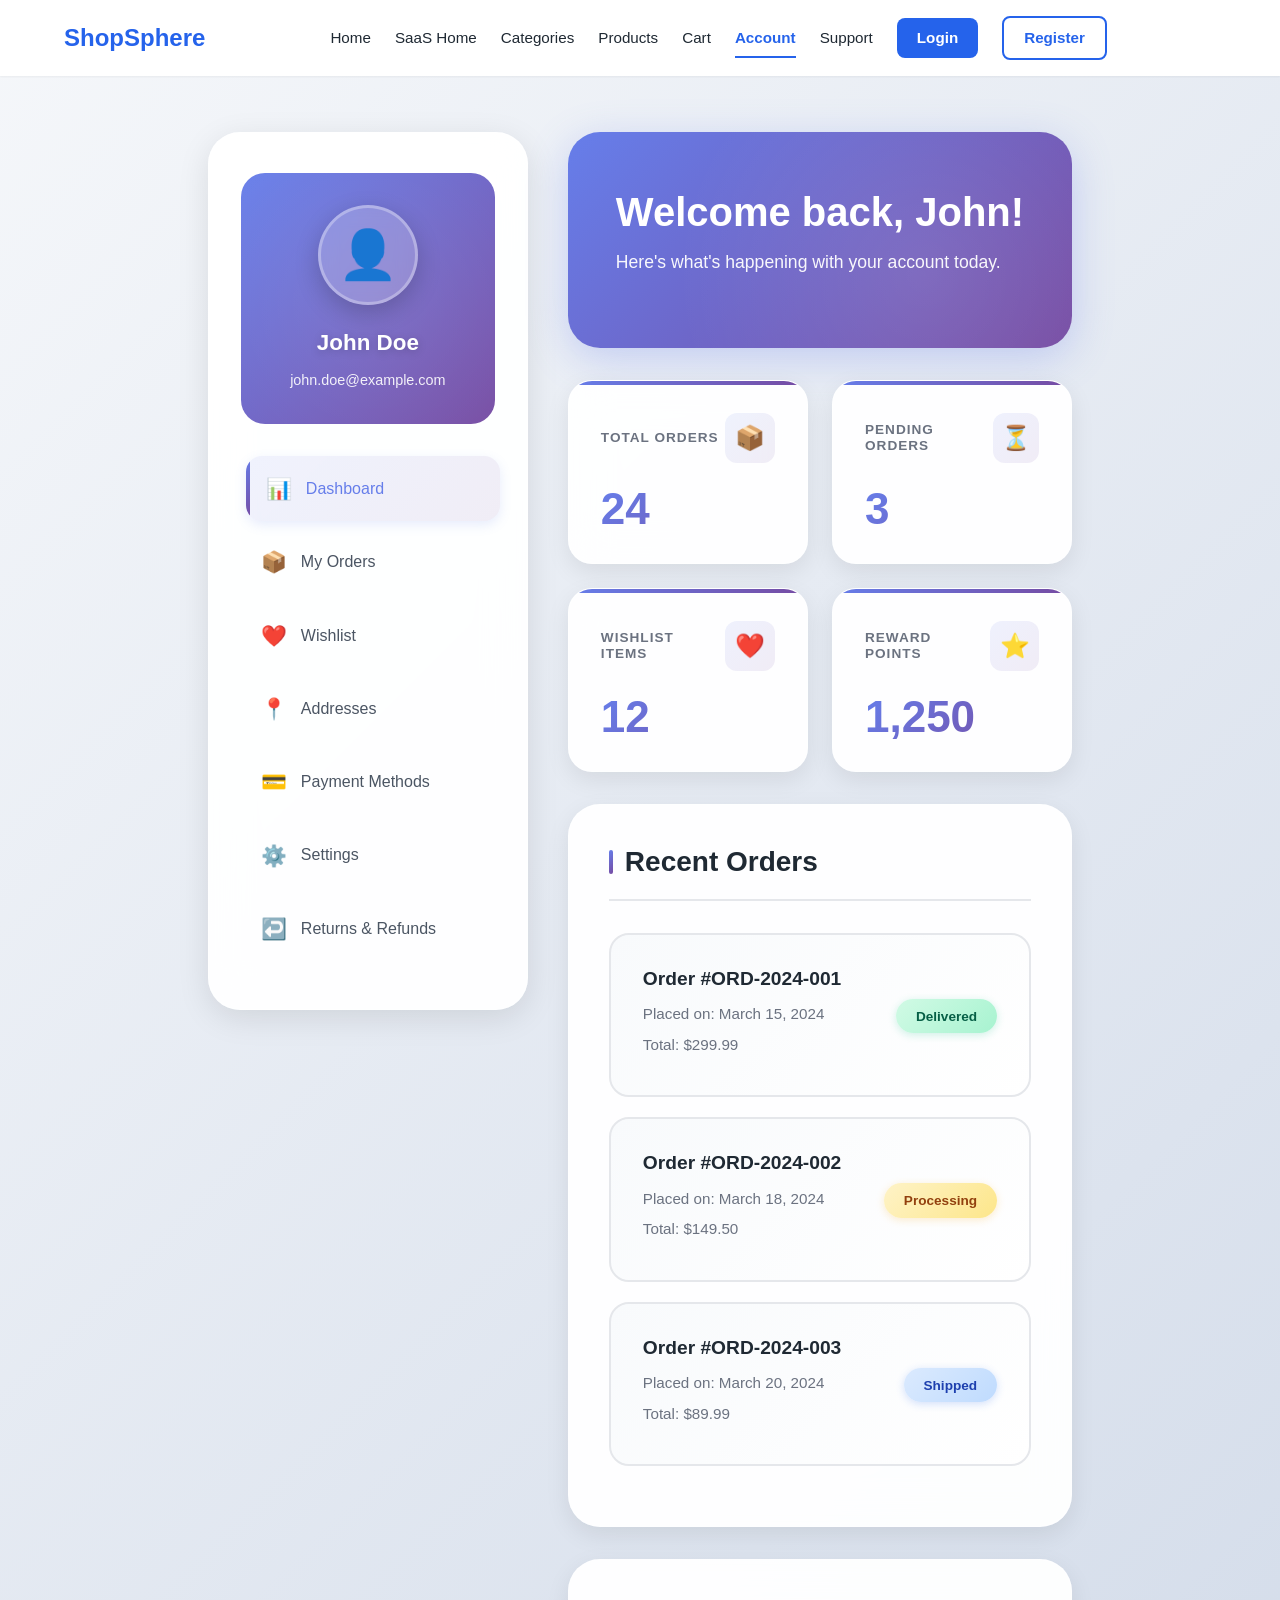
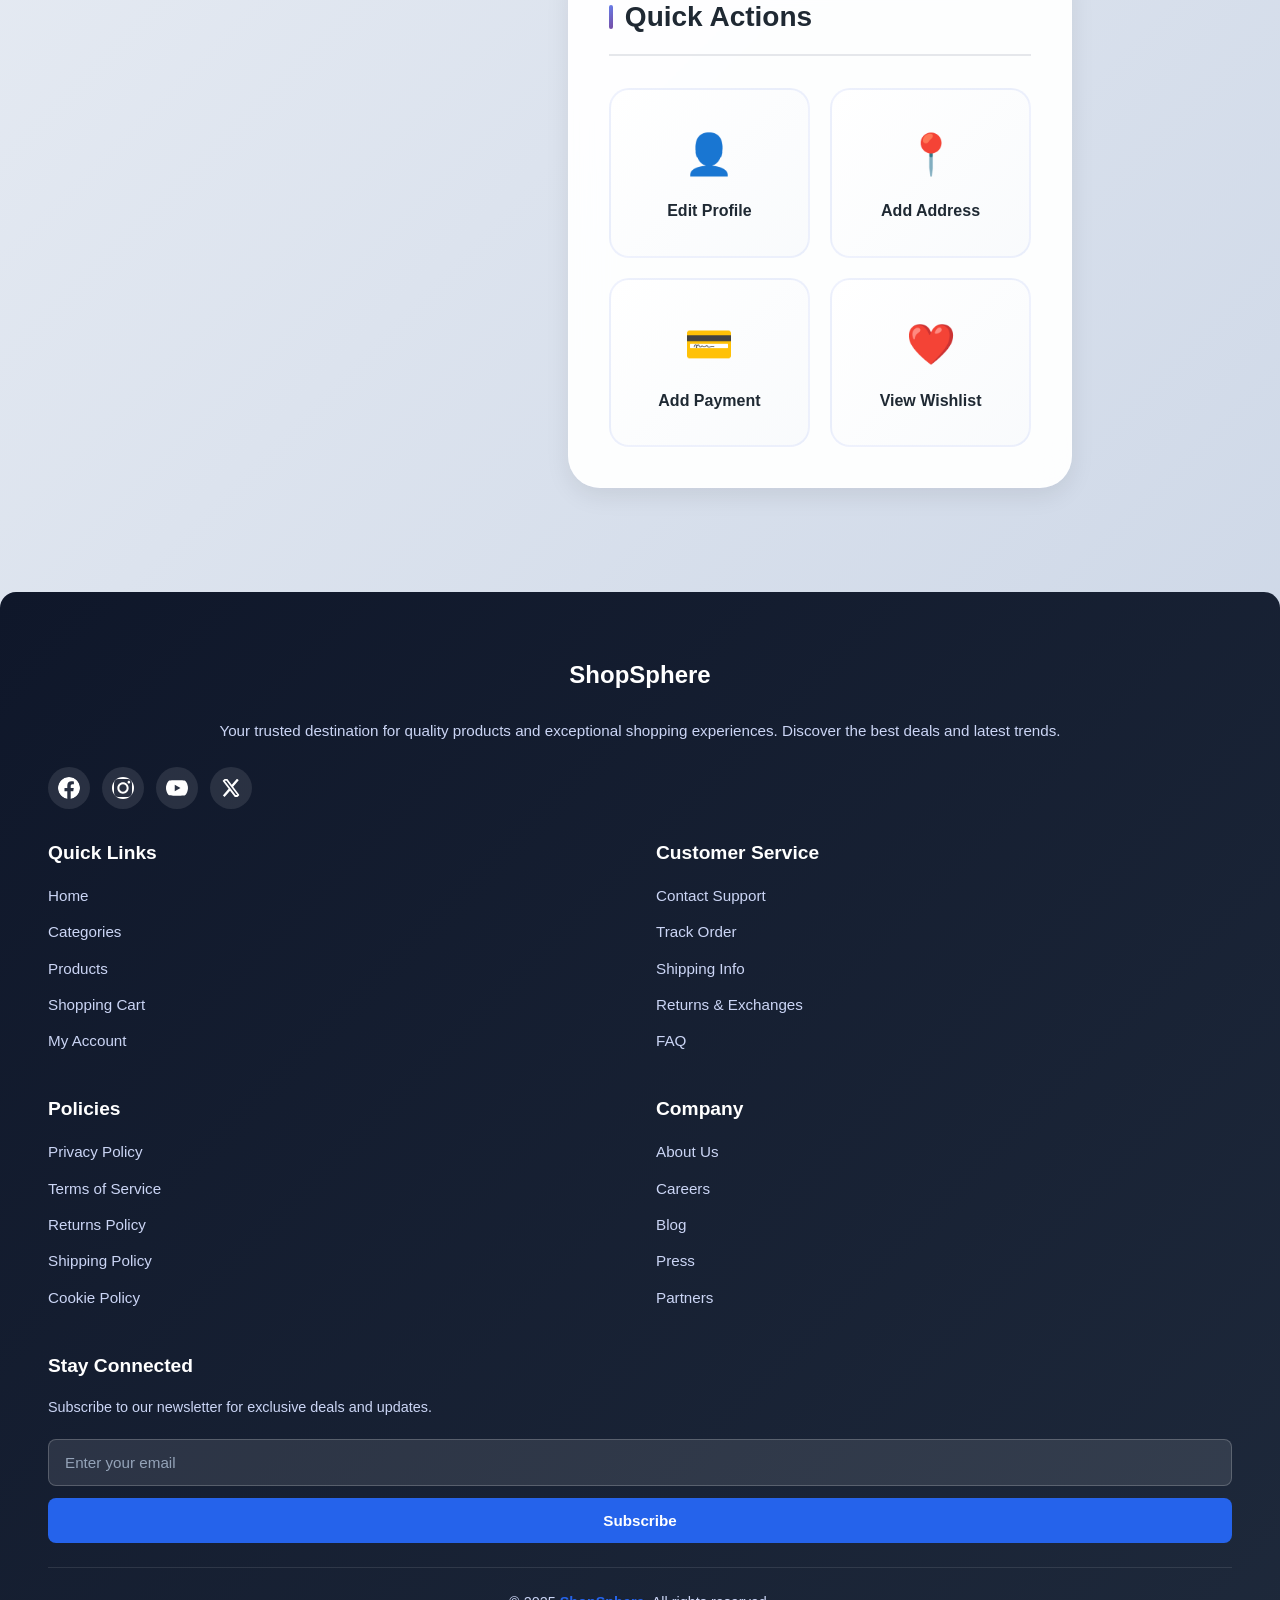
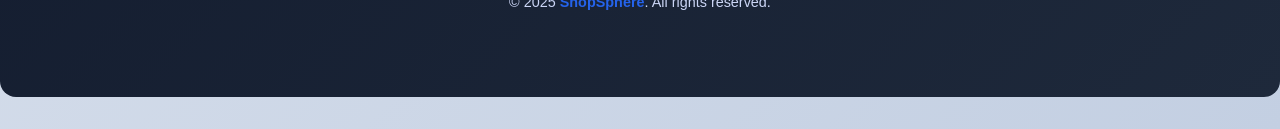
<file: account.html>
<!DOCTYPE html>
<html lang="en">
<head>
  <meta charset="UTF-8">
  <meta name="viewport" content="width=device-width, initial-scale=1.0">
  <title>Account Dashboard • ShopSphere</title>
  <link rel="icon" type="image/svg+xml" href="data:image/svg+xml,%3Csvg xmlns='http://www.w3.org/2000/svg' viewBox='0 0 100 100'%3E%3Ctext y='.9em' font-size='90'%3E🛒%3C/text%3E%3C/svg%3E">
  <link rel="stylesheet" href="styles.css">
  <style>
    body {
      background: linear-gradient(135deg, #f5f7fa 0%, #c3cfe2 100%);
      min-height: 100vh;
    }

    .account-dashboard {
      display: grid;
      grid-template-columns: 320px 1fr;
      gap: 2.5rem;
      max-width: 1600px;
      margin: 2rem auto;
      padding: 0 2rem;
    }

    .account-sidebar {
      background: rgba(255, 255, 255, 0.95);
      backdrop-filter: blur(20px);
      border-radius: 2rem;
      padding: 2.5rem 2rem;
      box-shadow: 0 8px 32px rgba(0, 0, 0, 0.1);
      height: fit-content;
      position: sticky;
      top: 120px;
      border: 1px solid rgba(255, 255, 255, 0.3);
    }

    .user-profile-card {
      text-align: center;
      padding: 2rem 1.5rem;
      background: linear-gradient(135deg, #667eea 0%, #764ba2 100%);
      border-radius: 1.5rem;
      margin-bottom: 2rem;
      position: relative;
      overflow: hidden;
    }

    .user-profile-card::before {
      content: '';
      position: absolute;
      top: -50%;
      right: -50%;
      width: 200%;
      height: 200%;
      background: radial-gradient(circle, rgba(255, 255, 255, 0.1) 0%, transparent 70%);
      animation: pulse 3s ease-in-out infinite;
    }

    @keyframes pulse {
      0%, 100% { transform: scale(1); opacity: 0.5; }
      50% { transform: scale(1.1); opacity: 0.8; }
    }

    .user-avatar {
      width: 100px;
      height: 100px;
      border-radius: 50%;
      background: rgba(255, 255, 255, 0.2);
      backdrop-filter: blur(10px);
      display: flex;
      align-items: center;
      justify-content: center;
      font-size: 3rem;
      margin: 0 auto 1.25rem;
      border: 3px solid rgba(255, 255, 255, 0.3);
      position: relative;
      z-index: 1;
      box-shadow: 0 8px 24px rgba(0, 0, 0, 0.2);
    }

    .user-name {
      font-size: 1.4rem;
      font-weight: 700;
      color: #fff;
      margin-bottom: 0.5rem;
      position: relative;
      z-index: 1;
      text-shadow: 0 2px 10px rgba(0, 0, 0, 0.2);
    }

    .user-email {
      color: rgba(255, 255, 255, 0.9);
      font-size: 0.9rem;
      position: relative;
      z-index: 1;
    }

    .sidebar-menu {
      list-style: none;
      padding: 0;
      margin: 0;
    }

    .sidebar-menu li {
      margin-bottom: 0.5rem;
    }

    .sidebar-menu a {
      display: flex;
      align-items: center;
      gap: 1rem;
      padding: 1rem 1.25rem;
      color: #4b5563;
      text-decoration: none;
      border-radius: 1rem;
      transition: all 0.3s cubic-bezier(0.4, 0, 0.2, 1);
      font-weight: 500;
      position: relative;
      overflow: hidden;
    }

    .sidebar-menu a::before {
      content: '';
      position: absolute;
      left: 0;
      top: 0;
      height: 100%;
      width: 4px;
      background: linear-gradient(135deg, #667eea 0%, #764ba2 100%);
      transform: scaleY(0);
      transition: transform 0.3s ease;
    }

    .sidebar-menu a:hover,
    .sidebar-menu a.active {
      background: linear-gradient(135deg, rgba(102, 126, 234, 0.1) 0%, rgba(118, 75, 162, 0.1) 100%);
      color: #667eea;
      transform: translateX(5px);
      box-shadow: 0 4px 12px rgba(102, 126, 234, 0.15);
    }

    .sidebar-menu a.active::before {
      transform: scaleY(1);
    }

    .sidebar-menu a span {
      font-size: 1.3rem;
      width: 24px;
      text-align: center;
    }

    .account-content {
      display: flex;
      flex-direction: column;
      gap: 2rem;
    }

    .dashboard-header {
      background: linear-gradient(135deg, #667eea 0%, #764ba2 100%);
      color: #fff;
      padding: 3.5rem 3rem;
      border-radius: 2rem;
      box-shadow: 0 10px 40px rgba(102, 126, 234, 0.3);
      position: relative;
      overflow: hidden;
    }

    .dashboard-header::before {
      content: '';
      position: absolute;
      top: -50%;
      right: -20%;
      width: 500px;
      height: 500px;
      background: radial-gradient(circle, rgba(255, 255, 255, 0.1) 0%, transparent 70%);
      border-radius: 50%;
    }

    .dashboard-header h1 {
      font-size: 2.5rem;
      margin-bottom: 0.75rem;
      color: #fff;
      position: relative;
      z-index: 1;
      font-weight: 800;
    }

    .dashboard-header p {
      font-size: 1.1rem;
      opacity: 0.95;
      position: relative;
      z-index: 1;
    }

    .stats-grid {
      display: grid;
      grid-template-columns: repeat(auto-fit, minmax(240px, 1fr));
      gap: 1.5rem;
      margin-top: 0;
    }

    .stat-card {
      background: rgba(255, 255, 255, 0.95);
      backdrop-filter: blur(20px);
      padding: 2rem;
      border-radius: 1.5rem;
      box-shadow: 0 8px 24px rgba(0, 0, 0, 0.08);
      border: 1px solid rgba(255, 255, 255, 0.3);
      position: relative;
      overflow: hidden;
      transition: all 0.3s ease;
    }

    .stat-card::before {
      content: '';
      position: absolute;
      top: 0;
      left: 0;
      width: 100%;
      height: 4px;
      background: linear-gradient(90deg, #667eea 0%, #764ba2 100%);
    }

    .stat-card:hover {
      transform: translateY(-5px);
      box-shadow: 0 12px 32px rgba(102, 126, 234, 0.2);
    }

    .stat-card-header {
      display: flex;
      justify-content: space-between;
      align-items: center;
      margin-bottom: 1.5rem;
    }

    .stat-icon {
      width: 50px;
      height: 50px;
      border-radius: 12px;
      display: flex;
      align-items: center;
      justify-content: center;
      font-size: 1.5rem;
      background: linear-gradient(135deg, rgba(102, 126, 234, 0.1) 0%, rgba(118, 75, 162, 0.1) 100%);
    }

    .stat-card h3 {
      font-size: 0.85rem;
      color: #6b7280;
      margin: 0;
      text-transform: uppercase;
      letter-spacing: 1px;
      font-weight: 600;
    }

    .stat-card .stat-value {
      font-size: 2.75rem;
      font-weight: 800;
      background: linear-gradient(135deg, #667eea 0%, #764ba2 100%);
      -webkit-background-clip: text;
      -webkit-text-fill-color: transparent;
      background-clip: text;
      line-height: 1;
    }

    .content-section {
      background: rgba(255, 255, 255, 0.95);
      backdrop-filter: blur(20px);
      padding: 2.5rem;
      border-radius: 2rem;
      box-shadow: 0 8px 24px rgba(0, 0, 0, 0.08);
      border: 1px solid rgba(255, 255, 255, 0.3);
    }

    .content-section h2 {
      font-size: 1.75rem;
      margin-bottom: 2rem;
      color: #1f2933;
      padding-bottom: 1.25rem;
      border-bottom: 2px solid #e5e7eb;
      font-weight: 700;
      display: flex;
      align-items: center;
      gap: 0.75rem;
    }

    .content-section h2::before {
      content: '';
      width: 4px;
      height: 24px;
      background: linear-gradient(135deg, #667eea 0%, #764ba2 100%);
      border-radius: 2px;
    }

    .order-item {
      display: flex;
      justify-content: space-between;
      align-items: center;
      padding: 2rem;
      background: linear-gradient(135deg, #f8fafc 0%, #fff 100%);
      border: 2px solid #e5e7eb;
      border-radius: 1.25rem;
      margin-bottom: 1.25rem;
      transition: all 0.3s ease;
      position: relative;
      overflow: hidden;
    }

    .order-item::before {
      content: '';
      position: absolute;
      left: 0;
      top: 0;
      width: 4px;
      height: 100%;
      background: linear-gradient(135deg, #667eea 0%, #764ba2 100%);
      transform: scaleY(0);
      transition: transform 0.3s ease;
    }

    .order-item:hover {
      border-color: #667eea;
      box-shadow: 0 8px 24px rgba(102, 126, 234, 0.15);
      transform: translateX(5px);
    }

    .order-item:hover::before {
      transform: scaleY(1);
    }

    .order-info h4 {
      font-size: 1.2rem;
      color: #1f2933;
      margin-bottom: 0.75rem;
      font-weight: 700;
    }

    .order-info p {
      color: #6b7280;
      font-size: 0.95rem;
      margin: 0.4rem 0;
    }

    .order-status {
      padding: 0.6rem 1.25rem;
      border-radius: 999px;
      font-size: 0.85rem;
      font-weight: 600;
      background: linear-gradient(135deg, #dbeafe 0%, #bfdbfe 100%);
      color: #1e40af;
      box-shadow: 0 2px 8px rgba(37, 99, 235, 0.2);
    }

    .order-status.delivered {
      background: linear-gradient(135deg, #d1fae5 0%, #a7f3d0 100%);
      color: #065f46;
      box-shadow: 0 2px 8px rgba(16, 185, 129, 0.2);
    }

    .order-status.processing {
      background: linear-gradient(135deg, #fef3c7 0%, #fde68a 100%);
      color: #92400e;
      box-shadow: 0 2px 8px rgba(245, 158, 11, 0.2);
    }

    .quick-actions {
      display: grid;
      grid-template-columns: repeat(auto-fit, minmax(160px, 1fr));
      gap: 1.25rem;
      margin-top: 2rem;
    }

    .action-btn {
      padding: 2rem 1.5rem;
      background: linear-gradient(135deg, rgba(255, 255, 255, 0.9) 0%, rgba(248, 250, 252, 0.9) 100%);
      backdrop-filter: blur(10px);
      border: 2px solid rgba(102, 126, 234, 0.1);
      border-radius: 1.25rem;
      text-align: center;
      text-decoration: none;
      color: #1f2933;
      transition: all 0.3s cubic-bezier(0.4, 0, 0.2, 1);
      display: flex;
      flex-direction: column;
      align-items: center;
      gap: 0.75rem;
      position: relative;
      overflow: hidden;
    }

    .action-btn::before {
      content: '';
      position: absolute;
      top: 50%;
      left: 50%;
      width: 0;
      height: 0;
      border-radius: 50%;
      background: linear-gradient(135deg, rgba(102, 126, 234, 0.1) 0%, rgba(118, 75, 162, 0.1) 100%);
      transform: translate(-50%, -50%);
      transition: width 0.6s ease, height 0.6s ease;
    }

    .action-btn:hover::before {
      width: 300px;
      height: 300px;
    }

    .action-btn:hover {
      border-color: #667eea;
      transform: translateY(-5px);
      box-shadow: 0 12px 32px rgba(102, 126, 234, 0.2);
    }

    .action-btn span {
      font-size: 2.5rem;
      position: relative;
      z-index: 1;
    }

    .action-btn strong {
      font-size: 1rem;
      font-weight: 600;
      position: relative;
      z-index: 1;
    }

    @media (max-width: 960px) {
      .account-dashboard {
        grid-template-columns: 1fr;
        gap: 2rem;
        padding: 0 1.5rem;
        margin: 1.5rem auto;
      }

      .account-sidebar {
        position: static;
        padding: 2rem 1.5rem;
      }

      .stats-grid {
        grid-template-columns: repeat(2, 1fr);
        gap: 1.25rem;
      }
    }

    @media (max-width: 640px) {
      .account-dashboard {
        padding: 0 1rem;
        margin: 1rem auto;
      }

      .dashboard-header {
        padding: 2.5rem 1.5rem;
      }

      .dashboard-header h1 {
        font-size: 1.75rem;
      }

      .stats-grid {
        grid-template-columns: 1fr;
        gap: 1rem;
      }

      .content-section {
        padding: 1.5rem;
      }

      .order-item {
        flex-direction: column;
        align-items: flex-start;
        gap: 1.25rem;
        padding: 1.5rem;
      }

      .quick-actions {
        grid-template-columns: repeat(2, 1fr);
        gap: 1rem;
      }
    }
  </style>
</head>
<body>
  <header class="top-nav">
    <div class="logo"><a href="index.html">ShopSphere</a></div>
    <button class="mobile-menu-toggle" id="mobileMenuToggle" aria-label="Toggle menu">☰</button>
    <nav id="mainNav">
      <a href="index.html#home">Home</a>
      <a href="home-saas.html">SaaS Home</a>
      <a href="categories.html">Categories</a>
      <a href="products.html">Products</a>
      <a href="cart.html">Cart</a>
      <a href="account.html">Account</a>
      <a href="support.html">Support</a>
      <a href="login.html" class="nav-button">Login</a>
      <a href="register.html" class="nav-button">Register</a>
    </nav>
  </header>

  <main>
    <div class="account-dashboard">
      <aside class="account-sidebar">
        <div class="user-profile-card">
          <div class="user-avatar">👤</div>
          <div class="user-name">John Doe</div>
          <div class="user-email">john.doe@example.com</div>
        </div>
        <ul class="sidebar-menu">
          <li><a href="#dashboard" class="active"><span>📊</span> Dashboard</a></li>
          <li><a href="#orders"><span>📦</span> My Orders</a></li>
          <li><a href="#wishlist"><span>❤️</span> Wishlist</a></li>
          <li><a href="#addresses"><span>📍</span> Addresses</a></li>
          <li><a href="#payments"><span>💳</span> Payment Methods</a></li>
          <li><a href="#settings"><span>⚙️</span> Settings</a></li>
          <li><a href="#returns"><span>↩️</span> Returns & Refunds</a></li>
        </ul>
      </aside>

      <div class="account-content">
        <div class="dashboard-header">
          <h1>Welcome back, John!</h1>
          <p>Here's what's happening with your account today.</p>
        </div>

        <div class="stats-grid">
          <div class="stat-card">
            <div class="stat-card-header">
              <h3>Total Orders</h3>
              <div class="stat-icon">📦</div>
            </div>
            <div class="stat-value">24</div>
          </div>
          <div class="stat-card">
            <div class="stat-card-header">
              <h3>Pending Orders</h3>
              <div class="stat-icon">⏳</div>
            </div>
            <div class="stat-value">3</div>
          </div>
          <div class="stat-card">
            <div class="stat-card-header">
              <h3>Wishlist Items</h3>
              <div class="stat-icon">❤️</div>
            </div>
            <div class="stat-value">12</div>
          </div>
          <div class="stat-card">
            <div class="stat-card-header">
              <h3>Reward Points</h3>
              <div class="stat-icon">⭐</div>
            </div>
            <div class="stat-value">1,250</div>
          </div>
        </div>

        <div class="content-section">
          <h2>Recent Orders</h2>
          <div class="order-item">
            <div class="order-info">
              <h4>Order #ORD-2024-001</h4>
              <p>Placed on: March 15, 2024</p>
              <p>Total: $299.99</p>
            </div>
            <div>
              <span class="order-status delivered">Delivered</span>
            </div>
          </div>
          <div class="order-item">
            <div class="order-info">
              <h4>Order #ORD-2024-002</h4>
              <p>Placed on: March 18, 2024</p>
              <p>Total: $149.50</p>
            </div>
            <div>
              <span class="order-status processing">Processing</span>
            </div>
          </div>
          <div class="order-item">
            <div class="order-info">
              <h4>Order #ORD-2024-003</h4>
              <p>Placed on: March 20, 2024</p>
              <p>Total: $89.99</p>
            </div>
            <div>
              <span class="order-status">Shipped</span>
            </div>
          </div>
        </div>

        <div class="content-section">
          <h2>Quick Actions</h2>
          <div class="quick-actions">
            <a href="#" class="action-btn" onclick="handleAction('Profile')">
              <span>👤</span>
              <strong>Edit Profile</strong>
            </a>
            <a href="#" class="action-btn" onclick="handleAction('Address')">
              <span>📍</span>
              <strong>Add Address</strong>
            </a>
            <a href="#" class="action-btn" onclick="handleAction('Payment')">
              <span>💳</span>
              <strong>Add Payment</strong>
            </a>
            <a href="#" class="action-btn" onclick="handleAction('Wishlist')">
              <span>❤️</span>
              <strong>View Wishlist</strong>
            </a>
          </div>
        </div>
      </div>
    </div>
  </main>

  <footer class="site-footer">
    <div class="footer-brand">
      <div class="footer-logo">
        <span class="logo-icon">🛒</span>
        <span class="logo-text">ShopSphere</span>
      </div>
      <p class="footer-description">Your trusted destination for quality products and exceptional shopping experiences. Discover the best deals and latest trends.</p>
      <div class="social">
        <a href="#" aria-label="Facebook" target="_blank" rel="noopener noreferrer">
          <svg width="20" height="20" viewBox="0 0 24 24" fill="currentColor" xmlns="http://www.w3.org/2000/svg">
            <path d="M24 12.073c0-6.627-5.373-12-12-12s-12 5.373-12 12c0 5.99 4.388 10.954 10.125 11.854v-8.385H7.078v-3.47h3.047V9.43c0-3.007 1.792-4.669 4.533-4.669 1.312 0 2.686.235 2.686.235v2.953H15.83c-1.491 0-1.956.925-1.956 1.874v2.25h3.328l-.532 3.47h-2.796v8.385C19.612 23.027 24 18.062 24 12.073z"/>
          </svg>
        </a>
        <a href="#" aria-label="Instagram" target="_blank" rel="noopener noreferrer">
          <svg width="20" height="20" viewBox="0 0 24 24" fill="currentColor" xmlns="http://www.w3.org/2000/svg">
            <path d="M12 2.163c3.204 0 3.584.012 4.85.07 3.252.148 4.771 1.691 4.919 4.919.058 1.265.069 1.645.069 4.849 0 3.205-.012 3.584-.069 4.849-.149 3.225-1.664 4.771-4.919 4.919-1.266.058-1.644.07-4.85.07-3.204 0-3.584-.012-4.849-.07-3.26-.149-4.771-1.699-4.919-4.92-.058-1.265-.07-1.644-.07-4.849 0-3.204.013-3.583.07-4.849.149-3.227 1.664-4.771 4.919-4.919 1.266-.057 1.645-.069 4.849-.069zm0-2.163c-3.259 0-3.667.014-4.947.072-4.358.2-6.78 2.618-6.98 6.98-.059 1.281-.073 1.689-.073 4.948 0 3.259.014 3.668.072 4.948.2 4.358 2.618 6.78 6.98 6.98 1.281.058 1.689.072 4.948.072 3.259 0 3.668-.014 4.948-.072 4.354-.2 6.782-2.618 6.979-6.98.059-1.28.073-1.689.073-4.948 0-3.259-.014-3.667-.072-4.947-.196-4.354-2.617-6.78-6.979-6.98-1.281-.059-1.69-.073-4.949-.073zm0 5.838c-3.403 0-6.162 2.759-6.162 6.162s2.759 6.163 6.162 6.163 6.162-2.759 6.162-6.163c0-3.403-2.759-6.162-6.162-6.162zm0 10.162c-2.209 0-4-1.79-4-4 0-2.209 1.791-4 4-4s4 1.791 4 4c0 2.21-1.791 4-4 4zm6.406-11.845c-.796 0-1.441.645-1.441 1.44s.645 1.44 1.441 1.44c.795 0 1.439-.645 1.439-1.44s-.644-1.44-1.439-1.44z"/>
          </svg>
        </a>
        <a href="#" aria-label="YouTube" target="_blank" rel="noopener noreferrer">
          <svg width="20" height="20" viewBox="0 0 24 24" fill="currentColor" xmlns="http://www.w3.org/2000/svg">
            <path d="M23.498 6.186a3.016 3.016 0 0 0-2.122-2.136C19.505 3.545 12 3.545 12 3.545s-7.505 0-9.377.505A3.017 3.017 0 0 0 .502 6.186C0 8.07 0 12 0 12s0 3.93.502 5.814a3.016 3.016 0 0 0 2.122 2.136c1.871.505 9.376.505 9.376.505s7.505 0 9.377-.505a3.015 3.015 0 0 0 2.122-2.136C24 15.93 24 12 24 12s0-3.93-.502-5.814zM9.545 15.568V8.432L15.818 12l-6.273 3.568z"/>
          </svg>
        </a>
        <a href="#" aria-label="Twitter" target="_blank" rel="noopener noreferrer">
          <svg width="20" height="20" viewBox="0 0 24 24" fill="currentColor" xmlns="http://www.w3.org/2000/svg">
            <path d="M18.244 2.25h3.308l-7.227 8.26 8.502 11.24H16.17l-5.214-6.817L4.99 21.75H1.68l7.73-8.835L1.254 2.25H8.08l4.713 6.231zm-1.161 17.52h1.833L7.084 4.126H5.117z"/>
          </svg>
        </a>
      </div>
    </div>
    <div>
      <h3>Quick Links</h3>
      <a href="index.html#home">Home</a>
      <a href="categories.html">Categories</a>
      <a href="products.html">Products</a>
      <a href="cart.html">Shopping Cart</a>
      <a href="account.html">My Account</a>
    </div>
    <div>
      <h3>Customer Service</h3>
      <a href="support.html">Contact Support</a>
      <a href="#">Track Order</a>
      <a href="#">Shipping Info</a>
      <a href="#">Returns & Exchanges</a>
      <a href="#">FAQ</a>
    </div>
    <div>
      <h3>Policies</h3>
      <a href="#">Privacy Policy</a>
      <a href="#">Terms of Service</a>
      <a href="#">Returns Policy</a>
      <a href="#">Shipping Policy</a>
      <a href="#">Cookie Policy</a>
    </div>
    <div>
      <h3>Company</h3>
      <a href="#">About Us</a>
      <a href="#">Careers</a>
      <a href="#">Blog</a>
      <a href="#">Press</a>
      <a href="#">Partners</a>
    </div>
    <div class="footer-newsletter">
      <h3>Stay Connected</h3>
      <p>Subscribe to our newsletter for exclusive deals and updates.</p>
      <form class="newsletter" onsubmit="handleNewsletter(event)">
        <input type="email" placeholder="Enter your email" required id="emailInput">
        <button type="submit">Subscribe</button>
      </form>
      <p class="footer-copyright">© 2025 <span class="brand-name">ShopSphere</span>. All rights reserved.</p>
    </div>
  </footer>

  <script src="script.js"></script>
  <script>
    function handleAction(action) {
      alert(`Opening ${action} section...`);
      console.log(`Navigating to ${action}`);
    }

    function handleSearch() {
      const searchTerm = document.getElementById('searchInput').value;
      if (searchTerm.trim()) {
        alert(`Searching for: ${searchTerm}`);
        console.log(`Search query: ${searchTerm}`);
      } else {
        alert('Please enter a search term');
      }
    }

    function handleNewsletter(event) {
      event.preventDefault();
      const email = document.getElementById('emailInput').value;
      alert(`Thank you for subscribing with: ${email}`);
      document.getElementById('emailInput').value = '';
    }

    document.getElementById('searchInput').addEventListener('keypress', function(e) {
      if (e.key === 'Enter') {
        handleSearch();
      }
    });

    // Sidebar menu navigation
    document.querySelectorAll('.sidebar-menu a').forEach(link => {
      link.addEventListener('click', function(e) {
        e.preventDefault();
        document.querySelectorAll('.sidebar-menu a').forEach(a => a.classList.remove('active'));
        this.classList.add('active');
      });
    });
  </script>
</body>
</html>
</file>
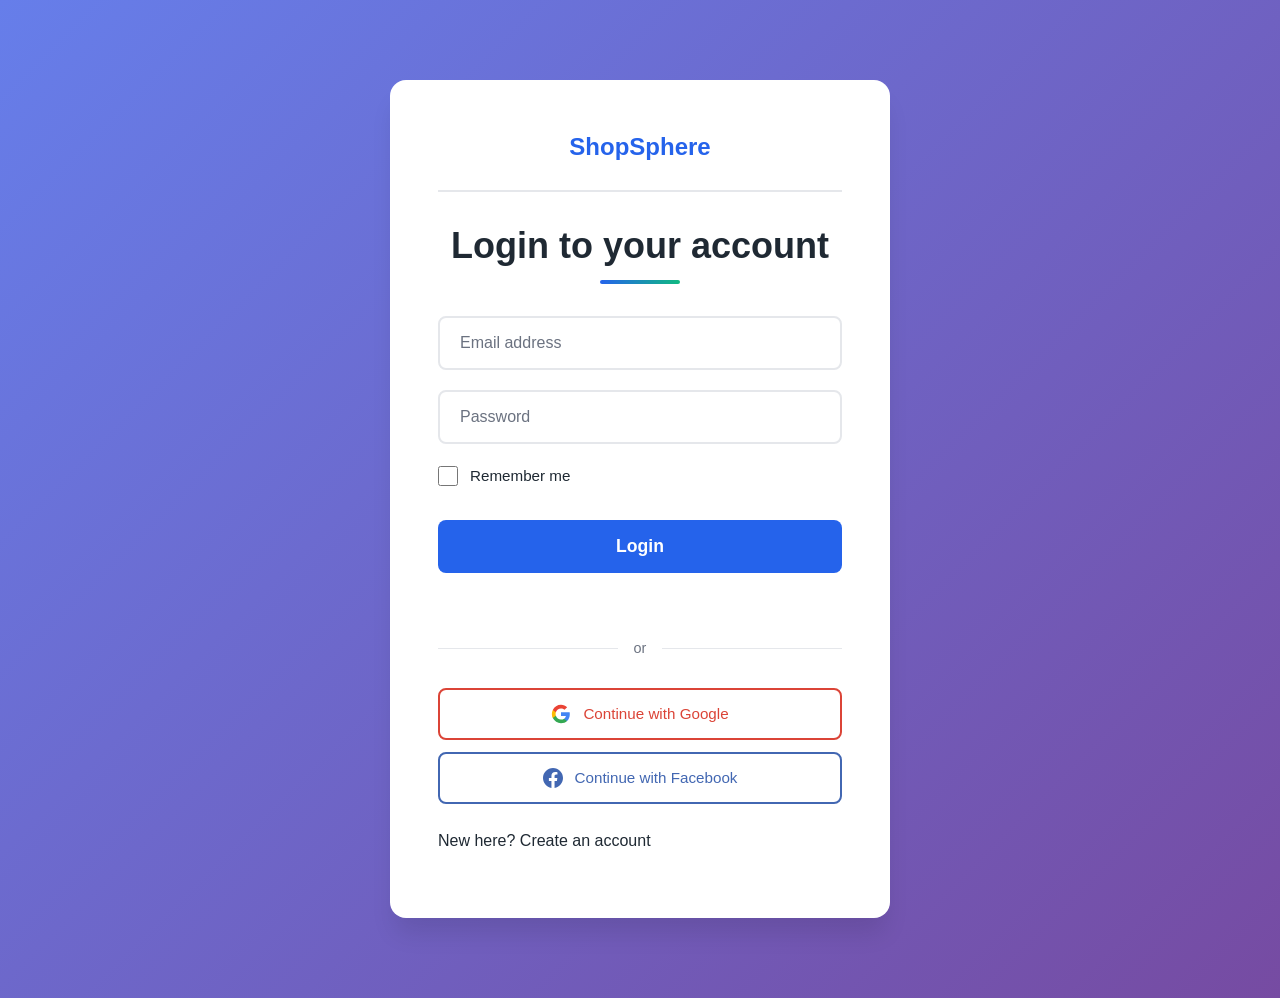
<file: login.html>
<!DOCTYPE html>
<html lang="en">
<head>
  <meta charset="UTF-8">
  <meta name="viewport" content="width=device-width, initial-scale=1.0">
  <title>Login • ShopSphere</title>
  <link rel="icon" type="image/svg+xml" href="data:image/svg+xml,%3Csvg xmlns='http://www.w3.org/2000/svg' viewBox='0 0 100 100'%3E%3Ctext y='.9em' font-size='90'%3E🛒%3C/text%3E%3C/svg%3E">
  <link rel="stylesheet" href="styles.css">
</head>
<body class="auth-page">
  <main>
    <section class="account">
      <a href="index.html" class="auth-logo">
        <span class="logo-icon">🛒</span>
        <span class="logo-text">ShopSphere</span>
      </a>
      <h2>Login to your account</h2>
      <form class="checkout">
        <input type="email" placeholder="Email address" required>
        <input type="password" placeholder="Password" required>
        <label><input type="checkbox"> Remember me</label>
        <button type="submit">Login</button>
      </form>
      <div class="social-login">
        <div class="divider">
          <span>or</span>
        </div>
        <button type="button" class="social-btn google-btn">
          <svg width="20" height="20" viewBox="0 0 24 24" fill="none" xmlns="http://www.w3.org/2000/svg">
            <path d="M22.56 12.25c0-.78-.07-1.53-.2-2.25H12v4.26h5.92c-.26 1.37-1.04 2.53-2.21 3.31v2.77h3.57c2.08-1.92 3.28-4.74 3.28-8.09z" fill="#4285F4"/>
            <path d="M12 23c2.97 0 5.46-.98 7.28-2.66l-3.57-2.77c-.98.66-2.23 1.06-3.71 1.06-2.86 0-5.29-1.93-6.16-4.53H2.18v2.84C3.99 20.53 7.7 23 12 23z" fill="#34A853"/>
            <path d="M5.84 14.09c-.22-.66-.35-1.36-.35-2.09s.13-1.43.35-2.09V7.07H2.18C1.43 8.55 1 10.22 1 12s.43 3.45 1.18 4.93l2.85-2.22.81-.62z" fill="#FBBC05"/>
            <path d="M12 5.38c1.62 0 3.06.56 4.21 1.64l3.15-3.15C17.45 2.09 14.97 1 12 1 7.7 1 3.99 3.47 2.18 7.07l3.66 2.84c.87-2.6 3.3-4.53 6.16-4.53z" fill="#EA4335"/>
          </svg>
          Continue with Google
        </button>
        <button type="button" class="social-btn facebook-btn">
          <svg width="20" height="20" viewBox="0 0 24 24" fill="currentColor" xmlns="http://www.w3.org/2000/svg">
            <path d="M24 12.073c0-6.627-5.373-12-12-12s-12 5.373-12 12c0 5.99 4.388 10.954 10.125 11.854v-8.385H7.078v-3.47h3.047V9.43c0-3.007 1.792-4.669 4.533-4.669 1.312 0 2.686.235 2.686.235v2.953H15.83c-1.491 0-1.956.925-1.956 1.874v2.25h3.328l-.532 3.47h-2.796v8.385C19.612 23.027 24 18.062 24 12.073z"/>
          </svg>
          Continue with Facebook
        </button>
      </div>
      <p>New here? <a href="register.html">Create an account</a></p>
    </section>
  </main>

  <script src="script.js"></script>
</body>
</html>
</file>
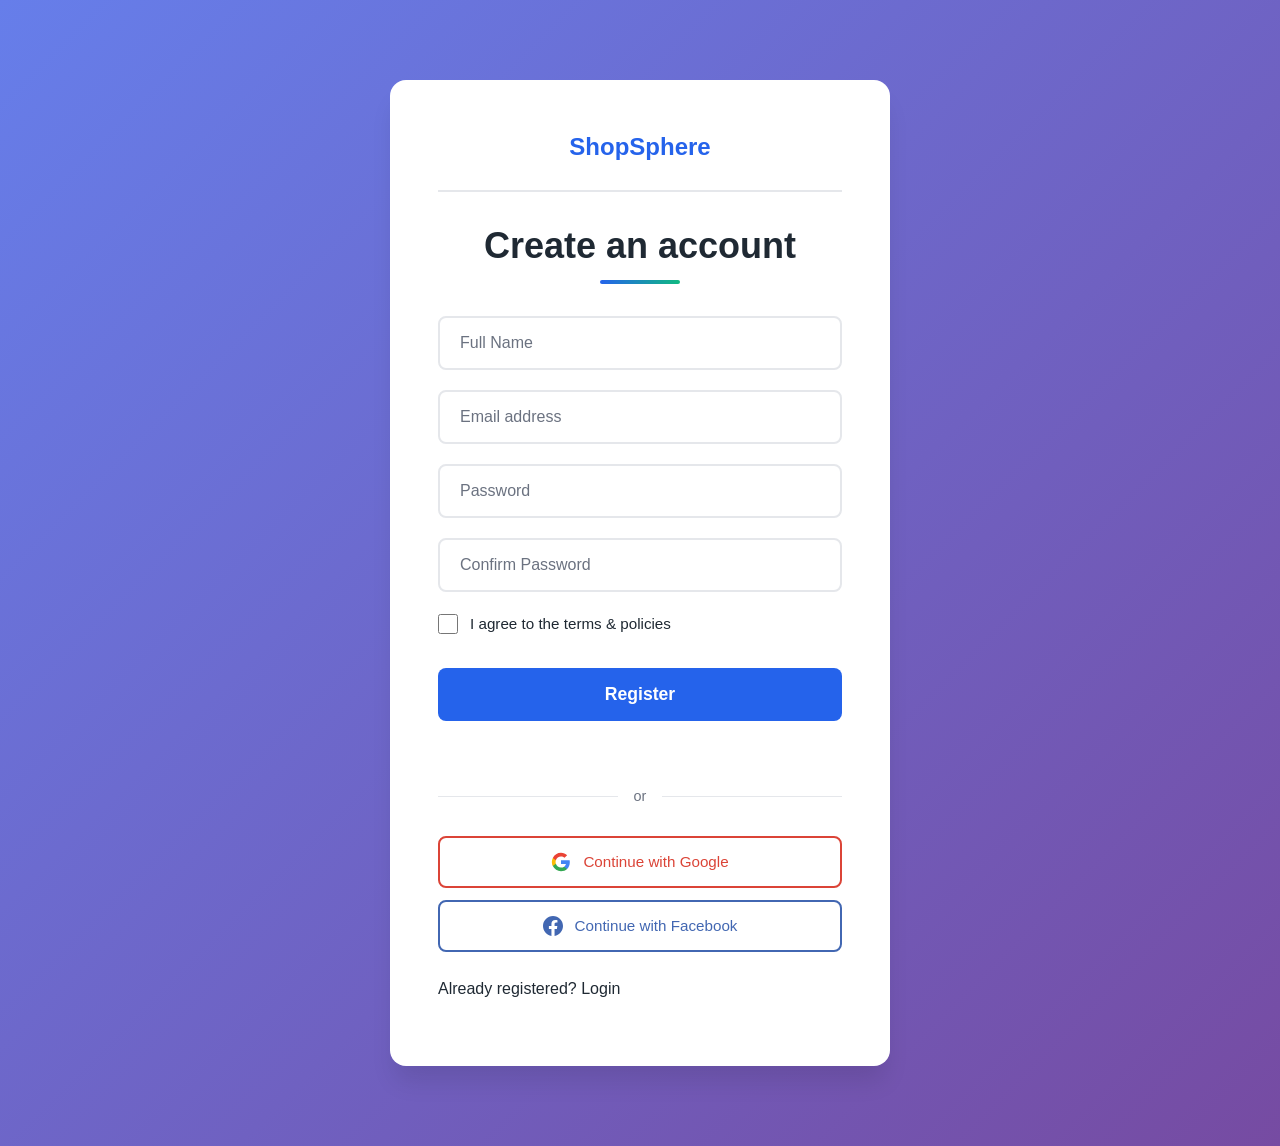
<file: register.html>
<!DOCTYPE html>
<html lang="en">
<head>
  <meta charset="UTF-8">
  <meta name="viewport" content="width=device-width, initial-scale=1.0">
  <title>Register • ShopSphere</title>
  <link rel="icon" type="image/svg+xml" href="data:image/svg+xml,%3Csvg xmlns='http://www.w3.org/2000/svg' viewBox='0 0 100 100'%3E%3Ctext y='.9em' font-size='90'%3E🛒%3C/text%3E%3C/svg%3E">
  <link rel="stylesheet" href="styles.css">
</head>
<body class="auth-page">
  <main>
    <section class="account">
      <a href="index.html" class="auth-logo">
        <span class="logo-icon">🛒</span>
        <span class="logo-text">ShopSphere</span>
      </a>
      <h2>Create an account</h2>
      <form class="checkout">
        <input type="text" placeholder="Full Name" required>
        <input type="email" placeholder="Email address" required>
        <input type="password" placeholder="Password" required>
        <input type="password" placeholder="Confirm Password" required>
        <label><input type="checkbox" required> I agree to the terms & policies</label>
        <button type="submit">Register</button>
      </form>
      <div class="social-login">
        <div class="divider">
          <span>or</span>
        </div>
        <button type="button" class="social-btn google-btn">
          <svg width="20" height="20" viewBox="0 0 24 24" fill="none" xmlns="http://www.w3.org/2000/svg">
            <path d="M22.56 12.25c0-.78-.07-1.53-.2-2.25H12v4.26h5.92c-.26 1.37-1.04 2.53-2.21 3.31v2.77h3.57c2.08-1.92 3.28-4.74 3.28-8.09z" fill="#4285F4"/>
            <path d="M12 23c2.97 0 5.46-.98 7.28-2.66l-3.57-2.77c-.98.66-2.23 1.06-3.71 1.06-2.86 0-5.29-1.93-6.16-4.53H2.18v2.84C3.99 20.53 7.7 23 12 23z" fill="#34A853"/>
            <path d="M5.84 14.09c-.22-.66-.35-1.36-.35-2.09s.13-1.43.35-2.09V7.07H2.18C1.43 8.55 1 10.22 1 12s.43 3.45 1.18 4.93l2.85-2.22.81-.62z" fill="#FBBC05"/>
            <path d="M12 5.38c1.62 0 3.06.56 4.21 1.64l3.15-3.15C17.45 2.09 14.97 1 12 1 7.7 1 3.99 3.47 2.18 7.07l3.66 2.84c.87-2.6 3.3-4.53 6.16-4.53z" fill="#EA4335"/>
          </svg>
          Continue with Google
        </button>
        <button type="button" class="social-btn facebook-btn">
          <svg width="20" height="20" viewBox="0 0 24 24" fill="currentColor" xmlns="http://www.w3.org/2000/svg">
            <path d="M24 12.073c0-6.627-5.373-12-12-12s-12 5.373-12 12c0 5.99 4.388 10.954 10.125 11.854v-8.385H7.078v-3.47h3.047V9.43c0-3.007 1.792-4.669 4.533-4.669 1.312 0 2.686.235 2.686.235v2.953H15.83c-1.491 0-1.956.925-1.956 1.874v2.25h3.328l-.532 3.47h-2.796v8.385C19.612 23.027 24 18.062 24 12.073z"/>
          </svg>
          Continue with Facebook
        </button>
      </div>
      <p>Already registered? <a href="login.html">Login</a></p>
    </section>
  </main>

  <script src="script.js"></script>
</body>
</html>
</file>
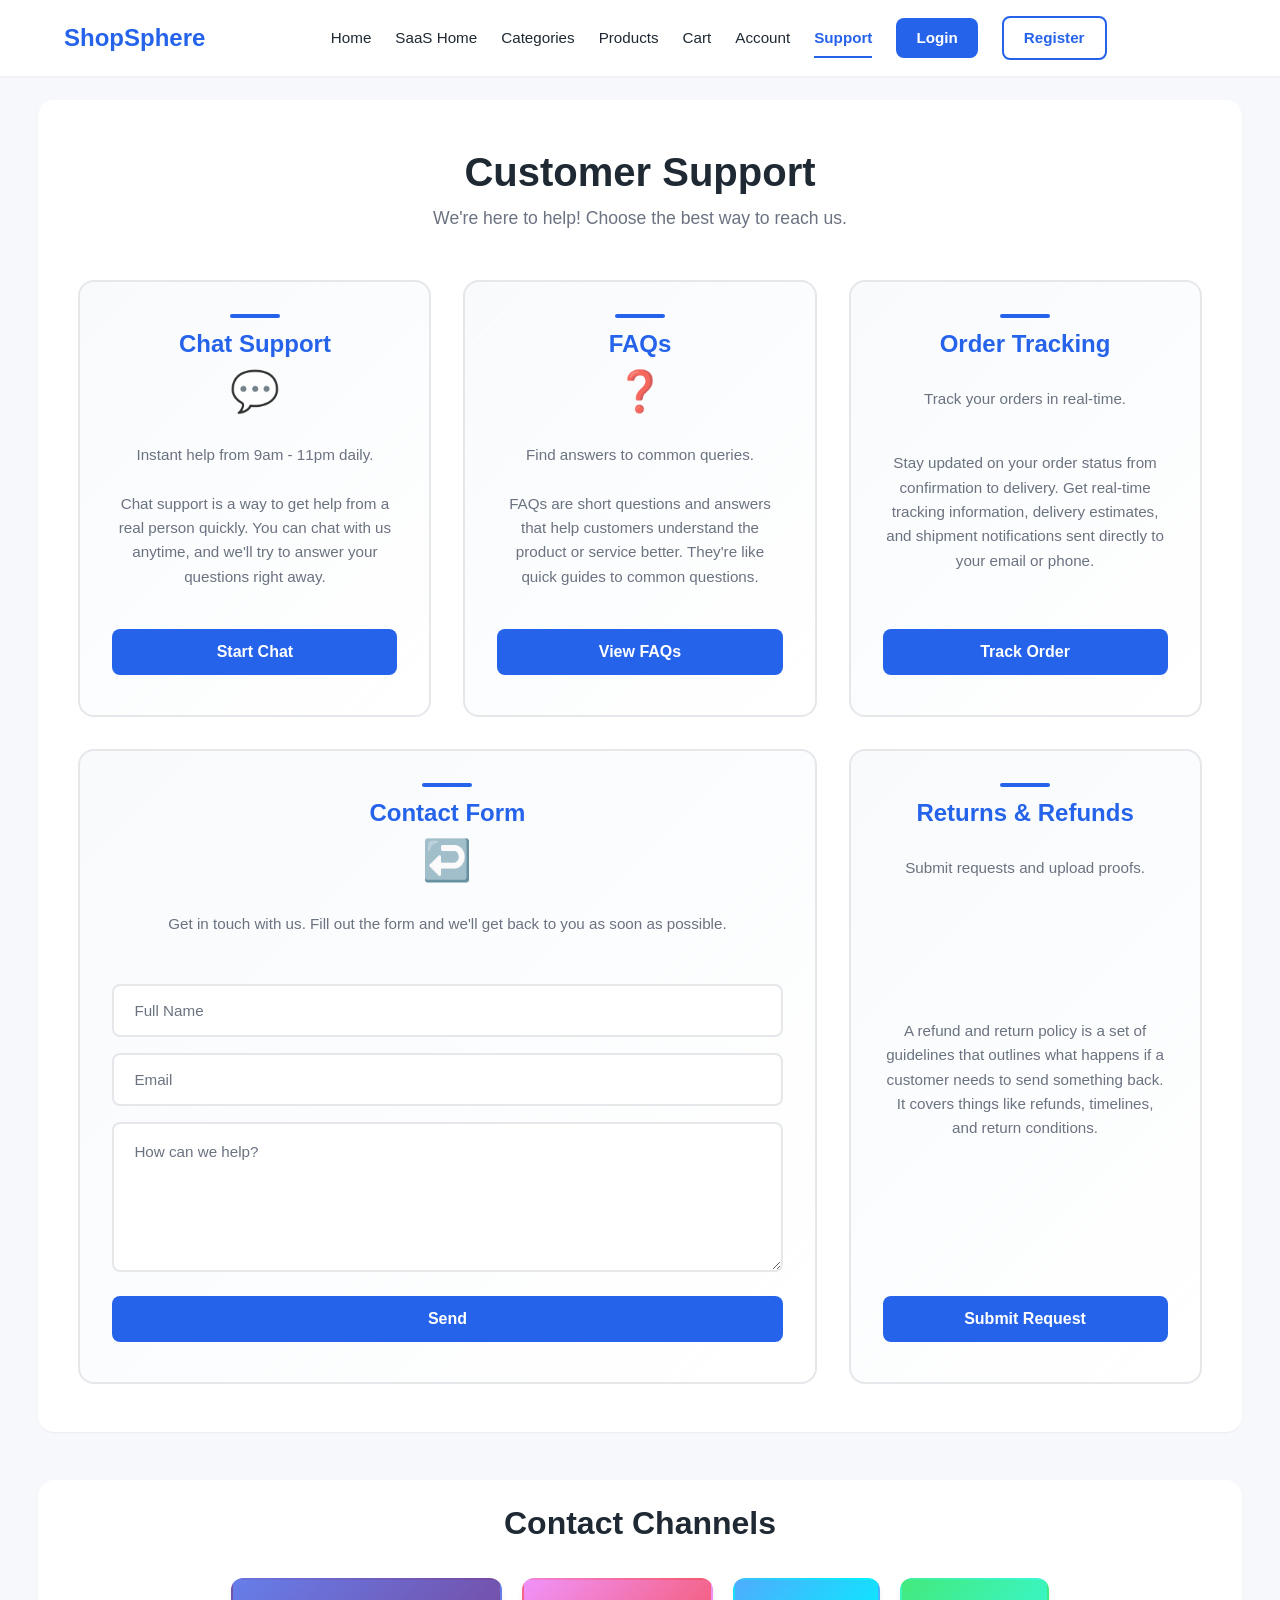
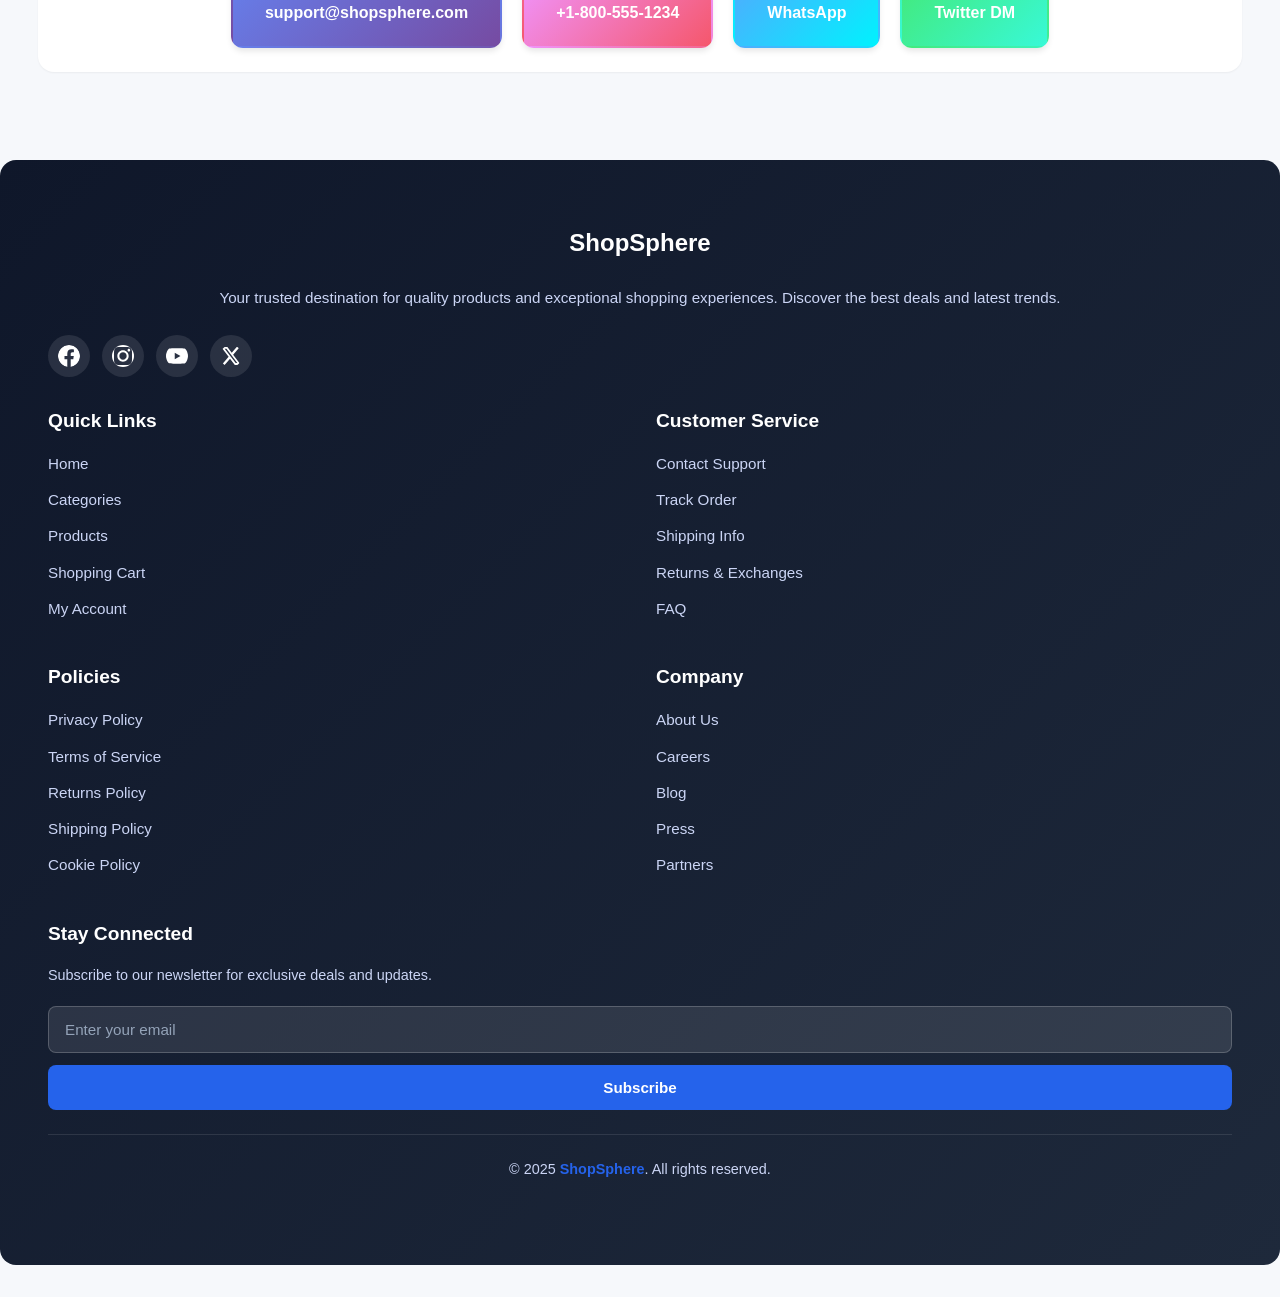
<file: support.html>
<!DOCTYPE html>
<html lang="en">
<head>
  <meta charset="UTF-8">
  <meta name="viewport" content="width=device-width, initial-scale=1.0">
  <title>Support • ShopSphere</title>
  <link rel="icon" type="image/svg+xml" href="data:image/svg+xml,%3Csvg xmlns='http://www.w3.org/2000/svg' viewBox='0 0 100 100'%3E%3Ctext y='.9em' font-size='90'%3E🛒%3C/text%3E%3C/svg%3E">
  <link rel="stylesheet" href="styles.css">
</head>
<body>
  <header class="top-nav">
    <div class="logo"><a href="index.html">ShopSphere</a></div>
    <button class="mobile-menu-toggle" id="mobileMenuToggle" aria-label="Toggle menu">☰</button>
    <nav id="mainNav">
      <a href="index.html#home">Home</a>
      <a href="home-saas.html">SaaS Home</a>
      <a href="categories.html">Categories</a>
      <a href="products.html">Products</a>
      <a href="cart.html">Cart</a>
      <a href="account.html">Account</a>
      <a href="support.html">Support</a>
      <a href="login.html" class="nav-button">Login</a>
      <a href="register.html" class="nav-button">Register</a>
    </nav>
  </header>

  <main>
    <section class="support">
      <h2>Customer Support</h2>
      <p>We're here to help! Choose the best way to reach us.</p>
      <div class="support-grid">
        <article>
          <h3>Chat Support</h3>
          <p>Instant help from 9am - 11pm daily.</p>
          <p>Chat support is a way to get help from a real person quickly. You can chat with us anytime, and we'll try to answer your questions right away.</p>  
          <button>Start Chat</button>
        </article>
        <article>
          <h3>FAQs</h3>
          <p>Find answers to common queries.</p>
          <p>FAQs are short questions and answers that help customers understand the product or service better. They're like quick guides to common questions.</p>  
          <button>View FAQs</button>
        </article>
        <article>
          <h3>Order Tracking</h3>
          <p>Track your orders in real-time.</p>
          <p>Stay updated on your order status from confirmation to delivery. Get real-time tracking information, delivery estimates, and shipment notifications sent directly to your email or phone.</p>
          <button>Track Order</button>
        </article>
        <article class="contact-form">
          <h3>Contact Form</h3>
          <p>Get in touch with us. Fill out the form and we'll get back to you as soon as possible.</p>
          <form>
            <input type="text" placeholder="Full Name" required>
            <input type="email" placeholder="Email" required>
            <textarea placeholder="How can we help?" required></textarea>
            <button type="submit">Send</button>
          </form>
        </article>
        <article>
          <h3>Returns & Refunds</h3>
          <p>Submit requests and upload proofs.</p>
          <p>A refund and return policy is a set of guidelines that outlines what happens if a customer needs to send something back. It covers things like refunds, timelines, and return conditions.</p>  
          <button>Submit Request</button>
        </article>
        
      </div>
    </section>

    <section class="payments">
      <h2>Contact Channels</h2>
      <div class="payment-options">
        <span>support@shopsphere.com</span>
        <span>+1-800-555-1234</span>
        <span>WhatsApp</span>
        <span>Twitter DM</span>
      </div>
    </section>
  </main>

  <footer class="site-footer">
    <div class="footer-brand">
      <div class="footer-logo">
        <span class="logo-icon">🛒</span>
        <span class="logo-text">ShopSphere</span>
      </div>
      <p class="footer-description">Your trusted destination for quality products and exceptional shopping experiences. Discover the best deals and latest trends.</p>
      <div class="social">
        <a href="#" aria-label="Facebook" target="_blank" rel="noopener noreferrer">
          <svg width="20" height="20" viewBox="0 0 24 24" fill="currentColor" xmlns="http://www.w3.org/2000/svg">
            <path d="M24 12.073c0-6.627-5.373-12-12-12s-12 5.373-12 12c0 5.99 4.388 10.954 10.125 11.854v-8.385H7.078v-3.47h3.047V9.43c0-3.007 1.792-4.669 4.533-4.669 1.312 0 2.686.235 2.686.235v2.953H15.83c-1.491 0-1.956.925-1.956 1.874v2.25h3.328l-.532 3.47h-2.796v8.385C19.612 23.027 24 18.062 24 12.073z"/>
          </svg>
        </a>
        <a href="#" aria-label="Instagram" target="_blank" rel="noopener noreferrer">
          <svg width="20" height="20" viewBox="0 0 24 24" fill="currentColor" xmlns="http://www.w3.org/2000/svg">
            <path d="M12 2.163c3.204 0 3.584.012 4.85.07 3.252.148 4.771 1.691 4.919 4.919.058 1.265.069 1.645.069 4.849 0 3.205-.012 3.584-.069 4.849-.149 3.225-1.664 4.771-4.919 4.919-1.266.058-1.644.07-4.85.07-3.204 0-3.584-.012-4.849-.07-3.26-.149-4.771-1.699-4.919-4.92-.058-1.265-.07-1.644-.07-4.849 0-3.204.013-3.583.07-4.849.149-3.227 1.664-4.771 4.919-4.919 1.266-.057 1.645-.069 4.849-.069zm0-2.163c-3.259 0-3.667.014-4.947.072-4.358.2-6.78 2.618-6.98 6.98-.059 1.281-.073 1.689-.073 4.948 0 3.259.014 3.668.072 4.948.2 4.358 2.618 6.78 6.98 6.98 1.281.058 1.689.072 4.948.072 3.259 0 3.668-.014 4.948-.072 4.354-.2 6.782-2.618 6.979-6.98.059-1.28.073-1.689.073-4.948 0-3.259-.014-3.667-.072-4.947-.196-4.354-2.617-6.78-6.979-6.98-1.281-.059-1.69-.073-4.949-.073zm0 5.838c-3.403 0-6.162 2.759-6.162 6.162s2.759 6.163 6.162 6.163 6.162-2.759 6.162-6.163c0-3.403-2.759-6.162-6.162-6.162zm0 10.162c-2.209 0-4-1.79-4-4 0-2.209 1.791-4 4-4s4 1.791 4 4c0 2.21-1.791 4-4 4zm6.406-11.845c-.796 0-1.441.645-1.441 1.44s.645 1.44 1.441 1.44c.795 0 1.439-.645 1.439-1.44s-.644-1.44-1.439-1.44z"/>
          </svg>
        </a>
        <a href="#" aria-label="YouTube" target="_blank" rel="noopener noreferrer">
          <svg width="20" height="20" viewBox="0 0 24 24" fill="currentColor" xmlns="http://www.w3.org/2000/svg">
            <path d="M23.498 6.186a3.016 3.016 0 0 0-2.122-2.136C19.505 3.545 12 3.545 12 3.545s-7.505 0-9.377.505A3.017 3.017 0 0 0 .502 6.186C0 8.07 0 12 0 12s0 3.93.502 5.814a3.016 3.016 0 0 0 2.122 2.136c1.871.505 9.376.505 9.376.505s7.505 0 9.377-.505a3.015 3.015 0 0 0 2.122-2.136C24 15.93 24 12 24 12s0-3.93-.502-5.814zM9.545 15.568V8.432L15.818 12l-6.273 3.568z"/>
          </svg>
        </a>
        <a href="#" aria-label="Twitter" target="_blank" rel="noopener noreferrer">
          <svg width="20" height="20" viewBox="0 0 24 24" fill="currentColor" xmlns="http://www.w3.org/2000/svg">
            <path d="M18.244 2.25h3.308l-7.227 8.26 8.502 11.24H16.17l-5.214-6.817L4.99 21.75H1.68l7.73-8.835L1.254 2.25H8.08l4.713 6.231zm-1.161 17.52h1.833L7.084 4.126H5.117z"/>
          </svg>
        </a>
      </div>
    </div>
    <div>
      <h3>Quick Links</h3>
      <a href="index.html#home">Home</a>
      <a href="categories.html">Categories</a>
      <a href="products.html">Products</a>
      <a href="cart.html">Shopping Cart</a>
      <a href="account.html">My Account</a>
    </div>
    <div>
      <h3>Customer Service</h3>
      <a href="support.html">Contact Support</a>
      <a href="#">Track Order</a>
      <a href="#">Shipping Info</a>
      <a href="#">Returns & Exchanges</a>
      <a href="#">FAQ</a>
    </div>
    <div>
      <h3>Policies</h3>
      <a href="#">Privacy Policy</a>
      <a href="#">Terms of Service</a>
      <a href="#">Returns Policy</a>
      <a href="#">Shipping Policy</a>
      <a href="#">Cookie Policy</a>
    </div>
    <div>
      <h3>Company</h3>
      <a href="#">About Us</a>
      <a href="#">Careers</a>
      <a href="#">Blog</a>
      <a href="#">Press</a>
      <a href="#">Partners</a>
    </div>
    <div class="footer-newsletter">
      <h3>Stay Connected</h3>
      <p>Subscribe to our newsletter for exclusive deals and updates.</p>
      <form class="newsletter">
        <input type="email" placeholder="Enter your email" required>
        <button type="submit">Subscribe</button>
      </form>
      <p class="footer-copyright">© 2025 <span class="brand-name">ShopSphere</span>. All rights reserved.</p>
    </div>
  </footer>

  <script src="script.js"></script>
</body>
</html>
</file>
<file: styles.css>
:root {
  --bg: #f6f8fb;
  --card: #fff;
  --text: #1f2933;
  --muted: #6b7280;
  --accent: #2563eb;
  --accent-hover: #1d4ed8;
  --success: #10b981;
  --danger: #ef4444;
  --warning: #f59e0b;
  --border: #e5e7eb;
  --shadow-sm: 0 1px 2px 0 rgba(0, 0, 0, 0.05);
  --shadow-md: 0 4px 6px -1px rgba(0, 0, 0, 0.1);
  --shadow-lg: 0 10px 15px -3px rgba(0, 0, 0, 0.1);
  --shadow-xl: 0 20px 25px -5px rgba(0, 0, 0, 0.1);
}

* {
  box-sizing: border-box;
  margin: 0;
  padding: 0;
}

body {
  font-family: -apple-system, BlinkMacSystemFont, "Segoe UI", Roboto, "Helvetica Neue", Arial, sans-serif;
  background: var(--bg);
  color: var(--text);
  line-height: 1.6;
  font-size: 16px;
}

a {
  text-decoration: none;
  color: inherit;
  transition: color 0.2s ease;
}

a:hover {
  color: var(--accent);
}

h1{
  font-weight: 700;
  line-height: 1.2;
  margin-bottom: 0.5rem;
}

h2{
  font-weight: 600;
  line-height: 1.2;
  margin-bottom: 0.5rem;
}
h3{
  font-weight: 500;
  line-height: 1.2;
  margin-bottom: 0.5rem;
}
h4{
  font-weight: 400;
  line-height: 1.2;
  margin-bottom: 0.5rem;
}
h1 { font-size: 2.5rem; }
h2 { font-size: 2rem; }
h3 { font-size: 1.5rem; }
h4 { font-size: 1.25rem; }

p {
  margin-bottom: 1rem;
}

button {
  background: var(--accent);
  color: #fff;
  border: none;
  padding: 0.75rem 1.5rem;
  border-radius: 0.5rem;
  cursor: pointer;
  font-weight: 600;
  font-size: 0.95rem;
  transition: all 0.2s ease;
  display: inline-flex;
  align-items: center;
  justify-content: center;
  gap: 0.5rem;
}

button:hover {
  background: var(--accent-hover);
  transform: translateY(-1px);
  box-shadow: var(--shadow-md);
}

button:active {
  transform: translateY(0);
}

button:disabled {
  opacity: 0.5;
  cursor: not-allowed;
  transform: none;
}

button.ghost {
  background: transparent;
  color: var(--accent);
  border: 2px solid var(--accent);
}

button.ghost:hover {
  background: var(--accent);
  color: #fff;
}

button.danger {
  background: var(--danger);
}

button.danger:hover {
  background: #dc2626;
}

button.success {
  background: var(--success);
}

button.success:hover {
  background: #059669;
}

/* Navigation */
.top-nav {
  display: flex;
  align-items: center;
  justify-content: space-between;
  padding: 1rem 5vw;
  background: #fff;
  box-shadow: var(--shadow-sm);
  position: sticky;
  top: 0;
  z-index: 1000;
  flex-wrap: wrap;
  gap: 1rem;
}

body.auth-page .top-nav {
  justify-content: center;
  flex-direction: column;
  gap: 1.5rem;
  padding: 1.5rem 5vw;
}

body.auth-page .top-nav .logo {
  order: 1;
}

body.auth-page .top-nav nav {
  order: 2;
  justify-content: center;
  flex-wrap: wrap;
}

.logo {
  font-weight: 700;
  font-size: 1.5rem;
  color: var(--accent);
  display: flex;
  align-items: center;
  gap: 1rem;
}

.mobile-menu-toggle {
  display: none;
  background: none;
  border: none;
  font-size: 1.5rem;
  cursor: pointer;
  color: var(--text);
  padding: 0.5rem;
  align-items: center;
  justify-content: center;
  width: 40px;
  height: 40px;
  border-radius: 0.5rem;
  transition: all 0.2s ease;
}

.mobile-menu-toggle:hover {
  background: var(--bg);
  color: var(--accent);
}

.logo a:hover {
  color: var(--accent);
}

.top-nav nav {
  display: flex;
  gap: 1.5rem;
  flex-wrap: wrap;
  align-items: center;
  flex: 1;
  justify-content: center;
  min-width: 0;
  transition: all 0.3s ease;
  overflow: visible;
}

.top-nav nav.mobile-hidden {
  display: none;
}

.top-nav nav a {
  font-weight: 500;
  font-size: 0.95rem;
  padding: 0.5rem 0;
  position: relative;
}

.top-nav nav a::after {
  content: '';
  position: absolute;
  bottom: 0;
  left: 0;
  width: 0;
  height: 2px;
  background: var(--accent);
  transition: width 0.3s ease;
}

.top-nav nav a:hover::after,
.top-nav nav a.active::after {
  width: 100%;
}

.top-nav nav a.active {
  color: var(--accent);
  font-weight: 600;
}

.top-nav nav a.nav-button {
  background: var(--accent);
  color: #fff;
  padding: 0.5rem 1.25rem;
  border-radius: 0.5rem;
  font-weight: 600;
  transition: all 0.2s ease;
  border: none;
  text-decoration: none;
}

.top-nav nav a.nav-button::after {
  display: none;
}

.top-nav nav a.nav-button:hover {
  background: var(--accent-hover);
  transform: translateY(-1px);
  box-shadow: var(--shadow-md);
  color: #fff;
}

.top-nav nav a.nav-button:last-of-type {
  background: transparent;
  color: var(--accent);
  border: 2px solid var(--accent);
}

.top-nav nav a.nav-button:last-of-type:hover {
  background: var(--accent);
  color: #fff;
}

.search-bar {
  position: relative;
  display: flex;
  align-items: center;
  gap: 0.5rem;
  max-width: 280px;
  margin-left: auto;
  flex-shrink: 0;
}

.search-bar input {
  flex: 1;
  padding: 0.5rem 0.75rem;
  border-radius: 0.5rem;
  border: 2px solid var(--border);
  font-size: 0.85rem;
  transition: all 0.2s ease;
  box-sizing: border-box;
  line-height: 1.5;
}

.search-bar input:focus {
  outline: none;
  border-color: var(--accent);
  box-shadow: 0 0 0 3px rgba(37, 99, 235, 0.1);
}

.search-bar button {
  padding: 0.5rem 1rem;
  white-space: nowrap;
  display: inline-flex;
  align-items: center;
  justify-content: center;
  box-sizing: border-box;
  font-size: 0.85rem;
  line-height: 1.5;
}

.search-suggestions {
  position: absolute;
  top: calc(100% + 0.5rem);
  left: 0;
  right: 0;
  background: #fff;
  border-radius: 0.5rem;
  box-shadow: var(--shadow-lg);
  display: none;
  flex-direction: column;
  overflow: hidden;
  z-index: 100;
  max-height: 300px;
  overflow-y: auto;
}

.search-suggestions.active {
  display: flex;
}

.search-suggestions span {
  padding: 0.75rem 1rem;
  border-bottom: 1px solid var(--border);
  cursor: pointer;
  transition: background 0.2s ease;
}

.search-suggestions span:hover {
  background: var(--bg);
}

.search-suggestions span:last-child {
  border-bottom: none;
}

/* Main Content */
main {
  padding: 2rem 5vw;
  display: flex;
  flex-direction: column;
  gap: 0;
  min-height: calc(100vh - 200px);
  max-width: 1400px;
  margin: 0 auto;
}

/* SaaS Homepage Specific Main */
body:has(.hero-saas) main {
  max-width: 1400px;
  margin: 0 auto;
}

section {
  background: var(--card);
  border-radius: 1rem;
  padding: 2.5rem;
  box-shadow: var(--shadow-sm);
  transition: box-shadow 0.3s ease;
  margin-bottom: 2rem;
}

section:not(.hero):not(.flash-deals):hover {
  box-shadow: var(--shadow-md);
}

/* Hero Section */
.hero {
  position: relative;
  min-height: 500px;
  overflow: hidden;
  border-radius: 1rem;
  background: linear-gradient(135deg, #667eea 0%, #764ba2 100%);
  color: #fff;
  display: flex;
  align-items: center;
  justify-content: center;
  padding: 0;
  box-shadow: var(--shadow-xl);
  margin-bottom: 2rem;
}

.hero::before {
  content: '';
  position: absolute;
  top: 0;
  left: 0;
  right: 0;
  bottom: 0;
  background: transparent;
  pointer-events: none;
  z-index: 1;
}

.hero-slider {
  display: flex;
  transition: transform 0.5s ease;
  width: 100%;
  position: relative;
}

.slide {
  min-width: 100%;
  display: none;
  flex-direction: column;
  gap: 1rem;
  text-align: center;
  animation: fadeIn 0.5s ease;
  position: relative;
  background-size: cover;
  background-position: center;
  background-repeat: no-repeat;
  padding: 4rem 3rem;
}

.slide::before {
  content: '';
  position: absolute;
  top: 0;
  left: 0;
  right: 0;
  bottom: 0;
  background: transparent;
  z-index: 0;
}

/* Electronics Slide Background */
.slide-electronics {
  background-image: url('https://images.unsplash.com/photo-1468495244123-6c6c332eeece?w=1600&h=900&fit=crop');
}

.slide-electronics::before {
  background: transparent;
}

/* Apparel Slide Background */
.slide-apparel {
  background-image: url('https://images.unsplash.com/photo-1445205170230-053b83016050?w=1600&h=900&fit=crop');
}

.slide-apparel::before {
  background: transparent;
}

/* Flash Deals Slide Background */
.slide-deals {
  background-image: url('https://images.unsplash.com/photo-1607082349566-187342175e2f?w=1600&h=900&fit=crop');
}

.slide-deals::before {
  background: transparent;
}

/* Products Page Hero Background */
.products-hero {
  background-image: url('https://images.unsplash.com/photo-1556742502-ec7c0e9f34b1?w=1600&h=900&fit=crop');
  background-size: cover;
  background-position: center;
  background-repeat: no-repeat;
}

.products-hero::before {
  background: transparent;
  z-index: 0;
}

.slide-products {
  background-image: url('https://images.unsplash.com/photo-1556742502-ec7c0e9f34b1?w=1600&h=900&fit=crop');
}

.slide-products::before {
  background: transparent;
}

.slide.active {
  display: flex;
}

@keyframes fadeIn {
  from {
    opacity: 0;
    transform: translateY(20px);
  }
  to {
    opacity: 1;
    transform: translateY(0);
  }
}

.slide h1 {
  font-size: 3.5rem;
  margin-bottom: 1.5rem;
  color: #fff;
  font-weight: 800;
  text-shadow: 0 2px 10px rgba(0, 0, 0, 0.3);
  line-height: 1.2;
  position: relative;
  z-index: 2;
}

.slide p {
  font-size: 1.35rem;
  margin-bottom: 2rem;
  opacity: 0.95;
  line-height: 1.6;
  position: relative;
  z-index: 2;
  max-width: 600px;
  margin-left: auto;
  margin-right: auto;
  text-shadow: 0 1px 5px rgba(0, 0, 0, 0.3);
}

.slide button {
  position: relative;
  z-index: 2;
  padding: 1rem 2.5rem;
  font-size: 1.1rem;
  box-shadow: 0 4px 15px rgba(0, 0, 0, 0.3);
}

.slider-controls {
  position: absolute;
  top: 50%;
  width: 100%;
  display: flex;
  justify-content: space-between;
  transform: translateY(-50%);
  padding: 0 1rem;
  pointer-events: none;
}

.slider-controls button {
  background: rgba(255, 255, 255, 0.2);
  backdrop-filter: blur(10px);
  border: 2px solid rgba(255, 255, 255, 0.3);
  border-radius: 50%;
  width: 50px;
  height: 50px;
  display: flex;
  align-items: center;
  justify-content: center;
  font-size: 1.5rem;
  color: #fff;
  pointer-events: all;
  padding: 0;
}

.slider-controls button:hover {
  background: rgba(255, 255, 255, 0.3);
  transform: scale(1.1);
}

/* Slider Indicators */
.slider-indicators {
  position: absolute;
  bottom: 2rem;
  left: 50%;
  transform: translateX(-50%);
  display: flex;
  gap: 0.75rem;
  z-index: 10;
  justify-content: center;
  align-items: center;
  width: 100%;
  text-align: center;
}

.slider-indicators span {
  width: 12px;
  height: 12px;
  border-radius: 50%;
  background: rgba(255, 255, 255, 0.4);
  cursor: pointer;
  transition: all 0.3s ease;
  border: 2px solid rgba(255, 255, 255, 0.6);
}

.slider-indicators span.active {
  background: #fff;
  width: 32px;
  border-radius: 6px;
  border-color: #fff;
}

/* Hero SaaS */
.hero-saas {
  background-image: url('https://images.unsplash.com/photo-1558494949-ef010cbdcc31?w=1600&h=900&fit=crop');
  background-size: cover;
  background-position: center;
  background-repeat: no-repeat;
  color: #fff;
  text-align: center;
  min-height: 500px;
  max-height: 600px;
  display: flex;
  align-items: center;
  justify-content: center;
  position: relative;
  overflow: hidden;
  padding: 4rem 3rem;
}

.hero-saas::before {
  content: '';
  position: absolute;
  top: 0;
  left: 0;
  right: 0;
  bottom: 0;
  background: transparent;
  pointer-events: none;
  z-index: 0;
}

.hero-saas::after {
  content: '';
  position: absolute;
  top: 0;
  left: 0;
  right: 0;
  bottom: 0;
  background: transparent;
  pointer-events: none;
  z-index: 0;
}

.hero-saas .slide {
  text-align: center;
  max-width: 850px;
  margin: 0 auto;
  position: relative;
  z-index: 2;
  padding: 0;
}

.hero-saas .slide .eyebrow {
  text-transform: uppercase;
  letter-spacing: 0.2em;
  font-size: 0.8rem;
  color: #93c5fd;
  font-weight: 600;
  margin-bottom: 1.25rem;
  display: block;
  opacity: 0.95;
}

.hero-saas .slide h1 {
  font-size: 3.25rem;
  font-weight: 800;
  line-height: 1.15;
  margin-bottom: 1.25rem;
  color: #fff;
  text-shadow: 0 2px 20px rgba(0, 0, 0, 0.4);
  letter-spacing: -0.02em;
}

.hero-saas .hero-description {
  font-size: 1.15rem;
  line-height: 1.65;
  color: #e0e7ff;
  margin-bottom: 2rem;
  max-width: 650px;
  margin-left: auto;
  margin-right: auto;
  opacity: 0.95;
}

.hero-saas .cta {
  display: flex;
  gap: 1rem;
  margin: 2rem 0 1.5rem;
  flex-wrap: wrap;
  justify-content: center;
  align-items: center;
}

.hero-saas .cta button {
  padding: 0.875rem 2rem;
  font-size: 0.95rem;
  font-weight: 600;
  border-radius: 0.5rem;
  transition: all 0.3s ease;
  min-width: 160px;
  letter-spacing: 0.01em;
}

.hero-saas .cta button:first-child {
  background: #3b82f6;
  color: #fff;
  border: 2px solid #3b82f6;
  box-shadow: 0 4px 12px rgba(59, 130, 246, 0.4);
}

.hero-saas .cta button:first-child:hover {
  background: #2563eb;
  border-color: #2563eb;
  transform: translateY(-2px);
  box-shadow: 0 6px 20px rgba(59, 130, 246, 0.5);
}

.hero-saas .cta button.ghost {
  background: rgba(255, 255, 255, 0.05);
  border: 2px solid rgba(255, 255, 255, 0.3);
  color: #fff;
  backdrop-filter: blur(10px);
}

.hero-saas .cta button.ghost:hover {
  background: rgba(255, 255, 255, 0.15);
  border-color: rgba(255, 255, 255, 0.5);
  transform: translateY(-2px);
  box-shadow: 0 4px 12px rgba(255, 255, 255, 0.1);
}

.hero-saas .muted {
  color: #cbd5f5;
  font-size: 0.9rem;
  margin-top: 1.5rem;
  opacity: 0.85;
  font-weight: 500;
  letter-spacing: 0.02em;
}

/* Brand Strip */
.brand-strip {
  text-align: center;
  padding: 3rem 2.5rem;
  background: linear-gradient(135deg, #f8fafc 0%, #fff 100%);
  border-radius: 1rem;
}

.brand-strip h2 {
  margin-bottom: 1.5rem;
  font-size: 2rem;
  color: var(--text);
  position: relative;
  padding-bottom: 1rem;
}

.brand-strip h2::after {
  content: '';
  position: absolute;
  bottom: 0;
  left: 50%;
  transform: translateX(-50%);
  width: 60px;
  height: 3px;
  background: linear-gradient(90deg, var(--accent), var(--success));
  border-radius: 2px;
}

.brand-logos {
  display: grid;
  grid-template-columns: repeat(auto-fit, minmax(140px, 1fr));
  gap: 1.5rem;
  margin-top: 2rem;
}

.brand-logo-item {
  padding: 1.5rem 1rem;
  background: #fff;
  border-radius: 0.75rem;
  transition: all 0.3s ease;
  border: 1px solid var(--border);
  position: relative;
  overflow: hidden;
  display: flex;
  align-items: center;
  justify-content: center;
  min-height: 100px;
}

.brand-logo-item::before {
  content: '';
  position: absolute;
  top: 0;
  left: -100%;
  width: 100%;
  height: 100%;
  background: linear-gradient(90deg, transparent, rgba(37, 99, 235, 0.1), transparent);
  transition: left 0.5s ease;
}

.brand-logo-item:hover::before {
  left: 100%;
}

.brand-logo-item:hover {
  border-color: var(--accent);
  transform: translateY(-5px);
  box-shadow: var(--shadow-lg);
  background: linear-gradient(135deg, rgba(37, 99, 235, 0.05) 0%, #fff 100%);
}

.brand-logo-item img {
  max-width: 100%;
  max-height: 60px;
  width: auto;
  height: auto;
  object-fit: contain;
  filter: grayscale(100%);
  opacity: 0.7;
  transition: all 0.3s ease;
}

.brand-logo-item:hover img {
  filter: grayscale(0%);
  opacity: 1;
  transform: scale(1.05);
}

/* Fallback for text-based brand logos (backward compatibility) */
.brand-logos span {
  padding: 1.25rem 1rem;
  background: #f8fafc;
  border-radius: 0.75rem;
  font-weight: 600;
  color: var(--text);
  transition: all 0.3s ease;
  border: 1px solid var(--border);
  font-size: 0.95rem;
  position: relative;
  overflow: hidden;
  text-align: center;
  display: flex;
  align-items: center;
  justify-content: center;
}

.brand-logos span::before {
  content: '';
  position: absolute;
  top: 0;
  left: -100%;
  width: 100%;
  height: 100%;
  background: linear-gradient(90deg, transparent, rgba(37, 99, 235, 0.1), transparent);
  transition: left 0.5s ease;
}

.brand-logos span:hover::before {
  left: 100%;
}

.brand-logos span:hover {
  border-color: var(--accent);
  color: var(--accent);
  transform: translateY(-5px);
  box-shadow: var(--shadow-lg);
  background: linear-gradient(135deg, rgba(37, 99, 235, 0.05) 0%, #fff 100%);
}

/* Featured Products Section */
.featured {
  padding: 3rem 2.5rem;
  background: #fff;
  border-radius: 1rem;
  box-shadow: var(--shadow-sm);
  border: 1px solid var(--border);
}

.top-selling,
.new-arrivals {
  padding: 3rem 2.5rem;
  background: #fff;
  background-size: cover;
  background-position: center;
  background-repeat: no-repeat;
  border-radius: 1rem;
  box-shadow: var(--shadow-sm);
  border: 1px solid var(--border);
  position: relative;
  overflow: hidden;
}

/* Top Selling Background */
.top-selling {
  background-image: url('https://images.unsplash.com/photo-1607082349566-187342175e2f?w=1600&h=900&fit=crop');
}

.top-selling::before {
  content: '';
  position: absolute;
  top: 0;
  left: 0;
  right: 0;
  bottom: 0;
  background: transparent;
  z-index: 0;
  pointer-events: none;
}

/* New Arrivals Background */
.new-arrivals {
  background-image: url('https://images.unsplash.com/photo-1445205170230-053b83016050?w=1600&h=900&fit=crop');
}

.new-arrivals::before {
  content: '';
  position: absolute;
  top: 0;
  left: 0;
  right: 0;
  bottom: 0;
  background: linear-gradient(135deg, rgba(139, 92, 246, 0.2) 0%, rgba(255, 255, 255, 0.92) 50%, rgba(255, 255, 255, 0.97) 100%);
  z-index: 0;
  pointer-events: none;
}

.top-selling > *,
.new-arrivals > * {
  position: relative;
  z-index: 2;
}

.top-selling .product-grid,
.new-arrivals .product-grid {
  position: relative;
  z-index: 2;
}

.featured h2,
.top-selling h2,
.new-arrivals h2 {
  text-align: center;
  font-size: 2.5rem;
  margin-bottom: 0.5rem;
  color: var(--text);
  position: relative;
  padding-bottom: 1rem;
  z-index: 2;
  text-shadow: 0 1px 3px rgba(255, 255, 255, 0.8);
}

.featured h2::after,
.top-selling h2::after,
.new-arrivals h2::after {
  content: '';
  position: absolute;
  bottom: 0;
  left: 50%;
  transform: translateX(-50%);
  width: 80px;
  height: 4px;
  background: linear-gradient(90deg, var(--accent), var(--success));
  border-radius: 2px;
}

.section-subtitle {
  text-align: center;
  color: var(--muted);
  font-size: 1.1rem;
  margin-bottom: 2rem;
  position: relative;
  z-index: 2;
  text-shadow: 0 1px 2px rgba(255, 255, 255, 0.8);
}

.featured > p {
  text-align: center;
  color: var(--muted);
  font-size: 1.1rem;
  margin-bottom: 2rem;
}

/* Product Grid */
.product-grid,
.category-grid,
.admin-grid,
.account-grid {
  display: grid;
  grid-template-columns: repeat(3, 1fr);
  gap: 1.75rem;
  margin-top: 2.5rem;
  align-items: stretch;
  max-width: 100%;
}

.sub-categories .account-grid {
  grid-template-columns: repeat(3, 1fr);
  gap: 1.5rem;
}

.product-card,
.categories article,
.admin-grid article,
.account-grid article,
.wishlist-items article {
  border: 2px solid var(--border);
  padding: 1.5rem;
  border-radius: 1rem;
  display: flex;
  flex-direction: column;
  gap: 1rem;
  transition: all 0.3s ease;
  background: #fff;
  position: relative;
  overflow: hidden;
}

.product-card::before {
  content: '';
  position: absolute;
  top: 0;
  left: 0;
  right: 0;
  height: 4px;
  background: linear-gradient(90deg, var(--accent), var(--success));
  transform: scaleX(0);
  transition: transform 0.3s ease;
}

.product-card:hover::before {
  transform: scaleX(1);
}

.product-card:hover,
.categories article:hover,
.admin-grid article:hover,
.account-grid article:hover {
  border-color: var(--accent);
  transform: translateY(-5px);
  box-shadow: var(--shadow-lg);
}

.product-card img {
  width: 100%;
  height: 200px;
  object-fit: cover;
  border-radius: 0.75rem;
  transition: transform 0.3s ease;
}

.product-card:hover img {
  transform: scale(1.05);
}

.product-card h3 {
  font-size: 1.1rem;
  margin-bottom: 0.5rem;
  color: var(--text);
}

.product-card .price {
  font-size: 1.5rem;
  font-weight: 700;
  color: var(--accent);
  margin: 0.5rem 0;
  display: flex;
  align-items: center;
  gap: 0.75rem;
  flex-wrap: wrap;
}

.product-card .price .discount {
  font-size: 0.9rem;
  font-weight: 500;
  color: #ef4444;
  background: rgba(239, 68, 68, 0.1);
  padding: 0.25rem 0.5rem;
  border-radius: 0.25rem;
}

.product-card .actions {
  display: flex;
  gap: 0.5rem;
  margin-top: auto;
  flex-wrap: wrap;
}

.product-card .actions button {
  flex: 1;
  min-width: 100px;
  padding: 0.65rem 1rem;
  font-size: 0.9rem;
}

/* Categories */
.categories {
  padding: 3rem 2.5rem;
  background: #fff;
  background-image: url('https://images.unsplash.com/photo-1556742049-0cfed4f6a45d?w=1600&h=900&fit=crop');
  background-size: cover;
  background-position: center;
  background-repeat: no-repeat;
  border-radius: 1rem;
  box-shadow: var(--shadow-sm);
  border: 1px solid var(--border);
  position: relative;
  overflow: hidden;
}

.categories::before {
  content: '';
  position: absolute;
  top: 0;
  left: 0;
  right: 0;
  bottom: 0;
  background: linear-gradient(135deg, rgba(255, 255, 255, 0.95) 0%, rgba(255, 255, 255, 0.85) 100%);
  z-index: 0;
  pointer-events: none;
}

.categories > * {
  position: relative;
  z-index: 1;
}

.categories h2 {
  text-align: center;
  font-size: 2.5rem;
  margin-bottom: 1rem;
  color: var(--text);
  position: relative;
  padding-bottom: 1rem;
}

.categories h2::after {
  content: '';
  position: absolute;
  bottom: 0;
  left: 50%;
  transform: translateX(-50%);
  width: 80px;
  height: 4px;
  background: linear-gradient(90deg, var(--accent), var(--success));
  border-radius: 2px;
}

.categories > p {
  text-align: center;
  color: var(--muted);
  font-size: 1.1rem;
  margin-bottom: 2rem;
}

.category-grid {
  display: grid;
  grid-template-columns: repeat(auto-fill, minmax(280px, 1fr));
  gap: 2rem;
  margin-top: 2rem;
}

.categories article {
  text-align: center;
  padding: 2.5rem 2rem;
  background: linear-gradient(135deg, #f8fafc 0%, #fff 100%);
  background-size: cover;
  background-position: center;
  background-repeat: no-repeat;
  border: 2px solid var(--border);
  border-radius: 1rem;
  position: relative;
  overflow: hidden;
  cursor: pointer;
  transition: all 0.3s ease;
  min-height: 200px;
  display: flex;
  flex-direction: column;
  justify-content: center;
}

.categories article::after {
  content: '';
  position: absolute;
  top: 0;
  left: 0;
  right: 0;
  bottom: 0;
  background: linear-gradient(135deg, rgba(248, 250, 252, 0.85) 0%, rgba(255, 255, 255, 0.85) 100%);
  z-index: 0;
  transition: opacity 0.3s ease;
  pointer-events: none;
}

.categories article:hover::after {
  background: linear-gradient(135deg, rgba(15, 23, 42, 0.85) 0%, rgba(30, 41, 59, 0.85) 100%);
  opacity: 1;
}

.categories article::before {
  content: '';
  position: absolute;
  top: 0;
  left: 0;
  right: 0;
  height: 4px;
  background: linear-gradient(90deg, var(--accent), var(--success));
  transform: scaleX(0);
  transition: transform 0.3s ease;
}

.categories article:hover::before {
  transform: scaleX(1);
}

/* Category Background Images */
.category-electronics {
  background-image: url('https://images.unsplash.com/photo-1468495244123-6c6c332eeece?w=800&h=600&fit=crop');
}

.category-electronics::after {
  background: linear-gradient(135deg, rgba(59, 130, 246, 0.75) 0%, rgba(99, 102, 241, 0.75) 100%);
}

.category-fashion {
  background-image: url('https://images.unsplash.com/photo-1445205170230-053b83016050?w=800&h=600&fit=crop');
}

.category-fashion::after {
  background: linear-gradient(135deg, rgba(139, 92, 246, 0.75) 0%, rgba(236, 72, 153, 0.75) 100%);
}

.category-home {
  background-image: url('https://images.unsplash.com/photo-1586023492125-27b2c045efd7?w=800&h=600&fit=crop');
}

.category-home::after {
  background: linear-gradient(135deg, rgba(251, 191, 36, 0.75) 0%, rgba(245, 158, 11, 0.75) 100%);
}

.category-beauty {
  background-image: url('https://images.unsplash.com/photo-1522338242992-e1a54906a8da?w=800&h=600&fit=crop');
}

.category-beauty::after {
  background: linear-gradient(135deg, rgba(244, 114, 182, 0.75) 0%, rgba(236, 72, 153, 0.75) 100%);
}

.category-sports {
  background-image: url('https://images.unsplash.com/photo-1534438327276-14e5300c3a48?w=800&h=600&fit=crop');
}

.category-sports::after {
  background: linear-gradient(135deg, rgba(34, 197, 94, 0.75) 0%, rgba(22, 163, 74, 0.75) 100%);
}

.category-grocery {
  background-image: url('https://images.unsplash.com/photo-1542838132-92c53300491e?w=800&h=600&fit=crop');
}

.category-grocery::after {
  background: linear-gradient(135deg, rgba(251, 146, 60, 0.75) 0%, rgba(249, 115, 22, 0.75) 100%);
}

.category-books {
  background-image: url('https://images.unsplash.com/photo-1507003211169-0a1dd7228f2d?w=800&h=600&fit=crop');
}

.category-books::after {
  background: linear-gradient(135deg, rgba(168, 85, 247, 0.75) 0%, rgba(139, 92, 246, 0.75) 100%);
}

.category-automotive {
  background-image: url('https://images.unsplash.com/photo-1492144534655-ae79c964c9d7?w=800&h=600&fit=crop');
}

.category-automotive::after {
  background: linear-gradient(135deg, rgba(239, 68, 68, 0.75) 0%, rgba(220, 38, 38, 0.75) 100%);
}

.categories article:hover {
  border-color: var(--accent);
  transform: translateY(-8px);
  box-shadow: var(--shadow-xl);
}

.categories article h3 {
  font-size: 1.5rem;
  margin-bottom: 1rem;
  color: var(--accent);
  font-weight: 700;
  position: relative;
  z-index: 5;
  transition: color 0.3s ease;
  text-shadow: 0 1px 3px rgba(0, 0, 0, 0.1);
}

.categories article:hover h3 {
  color: #fff;
  text-shadow: 0 2px 8px rgba(0, 0, 0, 0.3);
}

.categories article p {
  color: var(--muted);
  font-size: 0.95rem;
  line-height: 1.6;
  position: relative;
  z-index: 5;
  margin-bottom: 1rem;
  transition: color 0.3s ease;
}

.categories article:hover p {
  color: rgba(255, 255, 255, 0.95);
  text-shadow: 0 1px 4px rgba(0, 0, 0, 0.2);
}

.categories article .category-icon {
  font-size: 3.5rem;
  margin-bottom: 1rem;
  display: block;
  opacity: 0.8;
  transition: transform 0.3s ease, opacity 0.3s ease;
  position: relative;
  z-index: 5;
  text-align: center;
  line-height: 1;
}

.categories article:hover .category-icon {
  transform: scale(1.15) rotate(5deg);
  opacity: 1;
}

.categories article .category-count {
  display: inline-block;
  margin-top: 0.75rem;
  padding: 0.75rem 1.5rem;
  background: rgba(255, 255, 255, 0.95);
  backdrop-filter: blur(10px);
  border-radius: 999px;
  font-size: 1rem;
  color: var(--muted);
  font-weight: 600;
  transition: all 0.3s ease;
  position: relative;
  z-index: 10;
  pointer-events: none;
  user-select: none;
  -webkit-tap-highlight-color: transparent;
  opacity: 1;
  visibility: visible;
  box-shadow: 0 2px 8px rgba(0, 0, 0, 0.1);
  border: 2px solid rgba(255, 255, 255, 0.5);
}

.categories article:hover .category-count {
  background: #fff;
  color: var(--accent);
  font-weight: 700;
  transform: scale(1.1);
  box-shadow: 0 4px 16px rgba(37, 99, 235, 0.3);
  border: 2px solid var(--accent);
  opacity: 1 !important;
  visibility: visible !important;
}

.categories article .category-count:active,
.categories article .category-count:focus {
  background: var(--bg);
  color: var(--muted);
  font-weight: 600;
  outline: none;
}

/* Category Icons */
.categories article:nth-child(1) .category-icon::before { content: '📱'; }
.categories article:nth-child(2) .category-icon::before { content: '👕'; }
.categories article:nth-child(3) .category-icon::before { content: '🏠'; }
.categories article:nth-child(4) .category-icon::before { content: '💄'; }
.categories article:nth-child(5) .category-icon::before { content: '⚽'; }
.categories article:nth-child(6) .category-icon::before { content: '🏋️'; }
.categories article:nth-child(7) .category-icon::before { content: '📚'; }
.categories article:nth-child(8) .category-icon::before { content: '🚗'; }

/* Sub-Categories Section */
.sub-categories {
  padding: 3rem 2.5rem;
  max-width: 1200px;
  margin: 2rem auto;
  background: #fff;
  border-radius: 1rem;
  box-shadow: var(--shadow-sm);
  border: 1px solid var(--border);
}

section:has(.account-grid) {
  padding: 3rem 2rem;
  max-width: 1200px;
  margin: 0 auto;
}

section.account {
  padding: 3rem 2rem;
  max-width: 1200px;
  margin: 0 auto;
}

.sub-categories h2,
section:has(.account-grid) h2 {
  text-align: center;
  font-size: 2.5rem;
  margin-bottom: 2rem;
  color: var(--text);
  position: relative;
  padding-bottom: 1rem;
  font-weight: 800;
}

.sub-categories h2::after,
section:has(.account-grid) h2::after {
  content: '';
  position: absolute;
  bottom: 0;
  left: 50%;
  transform: translateX(-50%);
  width: 80px;
  height: 4px;
  background: linear-gradient(90deg, var(--accent), var(--success));
  border-radius: 2px;
}

.account-grid article {
  display: flex;
  flex-direction: column;
  align-items: center;
  text-align: center;
  padding: 2rem 1.5rem;
  background: #fff;
  border: 2px solid var(--border);
  border-radius: 1rem;
  transition: all 0.3s ease;
  cursor: pointer;
  position: relative;
  overflow: hidden;
  min-height: 280px;
  height: 100%;
  box-shadow: 0 2px 12px rgba(0, 0, 0, 0.06);
}

.account-grid article::before {
  content: '';
  position: absolute;
  top: 0;
  left: 0;
  right: 0;
  height: 3px;
  background: var(--accent);
  transform: scaleX(0);
  transition: transform 0.3s ease;
}

.account-grid article:hover::before {
  transform: scaleX(1);
}

.account-grid article:hover {
  border-color: var(--accent);
  transform: translateY(-6px);
  box-shadow: 0 8px 24px rgba(37, 99, 235, 0.12);
  background: linear-gradient(135deg, rgba(37, 99, 235, 0.02) 0%, #fff 100%);
}

.account-grid article h3 {
  color: var(--text);
  margin-bottom: 0.75rem;
  font-size: 1.25rem;
  font-weight: 700;
  transition: color 0.3s ease;
  line-height: 1.4;
  width: 100%;
  text-align: center;
}

.account-grid article:hover h3 {
  color: var(--text);
}

.account-grid article p {
  color: var(--muted);
  font-size: 0.9rem;
  line-height: 1.6;
  margin: 0 0 1.5rem 0;
  flex-grow: 1;
  text-align: center;
  width: 100%;
  display: block;
}

.account-grid article .account-icon {
  font-size: 3rem;
  margin-bottom: 1.5rem;
  transition: all 0.3s ease;
  line-height: 1;
  width: 90px;
  height: 90px;
  display: flex;
  align-items: center;
  justify-content: center;
  background: linear-gradient(135deg, rgba(99, 102, 241, 0.15) 0%, rgba(139, 92, 246, 0.12) 100%);
  border-radius: 1.25rem;
  flex-shrink: 0;
  margin-left: auto;
  margin-right: auto;
  box-shadow: 0 4px 15px rgba(99, 102, 241, 0.2);
}

.account-grid article:hover .account-icon {
  transform: scale(1.1) rotate(3deg);
  background: linear-gradient(135deg, rgba(99, 102, 241, 0.2) 0%, rgba(139, 92, 246, 0.18) 100%);
  box-shadow: 0 6px 20px rgba(99, 102, 241, 0.3);
}

.account-grid article button {
  width: 100%;
  max-width: 200px;
  padding: 0.75rem 1.25rem;
  background: var(--accent);
  color: #fff;
  border: none;
  border-radius: 0.5rem;
  font-size: 0.9rem;
  font-weight: 600;
  cursor: pointer;
  transition: all 0.3s ease;
  margin-top: auto;
  box-shadow: 0 2px 8px rgba(37, 99, 235, 0.2);
}

.account-grid article button:hover {
  background: var(--accent-hover);
  transform: translateY(-2px);
  box-shadow: 0 4px 16px rgba(37, 99, 235, 0.4);
}

.account-grid article .sub-category-icon {
  font-size: 2.5rem;
  margin-bottom: 1rem;
  display: block;
  opacity: 0.8;
  transition: transform 0.3s ease;
  line-height: 1;
  min-height: 2.5rem;
  display: flex;
  align-items: center;
  justify-content: center;
}

.account-grid article:hover .sub-category-icon {
  transform: scale(1.15) rotate(5deg);
  opacity: 1;
}

/* Sub-Category Icons */
.account-grid article:nth-child(1) .sub-category-icon::before { content: '📱'; }
.account-grid article:nth-child(2) .sub-category-icon::before { content: '⌚'; }
.account-grid article:nth-child(3) .sub-category-icon::before { content: '👟'; }
.account-grid article:nth-child(4) .sub-category-icon::before { content: '🍳'; }
.account-grid article:nth-child(5) .sub-category-icon::before { content: '🧴'; }
.account-grid article:nth-child(6) .sub-category-icon::before { content: '📚'; }
.account-grid article:nth-child(7) .sub-category-icon::before { content: '🎮'; }
.account-grid article:nth-child(8) .sub-category-icon::before { content: '🚗'; }

/* Flash Deals Section */
.flash-deals {
  position: relative;
  min-height: 400px;
  overflow: hidden;
  border-radius: 1.5rem;
  background: linear-gradient(135deg, #667eea 0%, #764ba2 100%);
  background-image: url('https://images.unsplash.com/photo-1556742049-0cfed4f6a45d?w=1600&h=900&fit=crop');
  background-size: cover;
  background-position: center;
  background-repeat: no-repeat;
  color: #fff;
  display: flex;
  align-items: center;
  justify-content: center;
  padding: 4rem 3rem;
  box-shadow: var(--shadow-xl);
  margin: 2rem 0;
}

.flash-deals::before {
  content: '';
  position: absolute;
  top: 0;
  left: 0;
  right: 0;
  bottom: 0;
  background: linear-gradient(135deg, rgba(102, 126, 234, 0.85) 0%, rgba(118, 75, 162, 0.85) 100%);
  pointer-events: none;
  z-index: 0;
}

.flash-deals-content {
  text-align: center;
  position: relative;
  z-index: 1;
  max-width: 600px;
}

.flash-deals h2 {
  font-size: 3.5rem;
  margin-bottom: 1rem;
  color: #fff;
  font-weight: 800;
  text-shadow: 0 2px 10px rgba(0, 0, 0, 0.2);
  line-height: 1.2;
}

.flash-subtitle {
  font-size: 1.25rem;
  margin-bottom: 2rem;
  opacity: 0.95;
  line-height: 1.6;
  display: flex;
  align-items: center;
  justify-content: center;
  gap: 1rem;
}

.flash-deals button {
  background: rgba(255, 255, 255, 0.2);
  backdrop-filter: blur(10px);
  border: 2px solid rgba(255, 255, 255, 0.4);
  color: #fff;
  padding: 1rem 2.5rem;
  font-size: 1.1rem;
  font-weight: 600;
  box-shadow: 0 4px 15px rgba(0, 0, 0, 0.2);
  transition: all 0.3s ease;
}

.flash-deals button:hover {
  background: rgba(255, 255, 255, 0.3);
  border-color: rgba(255, 255, 255, 0.6);
  transform: translateY(-2px);
  box-shadow: 0 6px 20px rgba(0, 0, 0, 0.3);
}

.flash-deals .slider-indicators {
  margin-top: 2rem;
  position: relative;
  bottom: auto;
  left: auto;
  transform: none;
}

/* Deals Grid */
.deals-grid {
  display: grid;
  grid-template-columns: repeat(auto-fit, minmax(300px, 1fr));
  gap: 2rem;
  padding: 0;
  margin: 2rem 0;
}

.deal-card {
  padding: 2.5rem 2rem;
  background: #fff;
  border-radius: 1rem;
  text-align: center;
  position: relative;
  overflow: hidden;
  transition: all 0.3s ease;
  box-shadow: var(--shadow-sm);
  border: 1px solid var(--border);
}

.deal-card::before {
  content: '';
  position: absolute;
  top: 0;
  left: 0;
  right: 0;
  height: 4px;
  background: linear-gradient(90deg, var(--accent), var(--success));
  transform: scaleX(0);
  transition: transform 0.3s ease;
}

.deal-card:hover::before {
  transform: scaleX(1);
}

.deal-card:hover {
  transform: translateY(-5px);
  box-shadow: var(--shadow-lg);
  border-color: var(--accent);
}

.deal-card h3 {
  font-size: 1.75rem;
  margin-bottom: 1rem;
  color: var(--text);
  font-weight: 700;
}

.deal-card p {
  margin-bottom: 1.5rem;
  color: var(--muted);
  font-size: 1rem;
  line-height: 1.6;
}

.deal-card button {
  padding: 0.875rem 2rem;
  font-size: 1rem;
}

/* Related Products Section */
.related {
  padding: 3rem 2.5rem;
  background: #fff;
  border-radius: 1rem;
  box-shadow: var(--shadow-sm);
  border: 1px solid var(--border);
}

.related h2 {
  text-align: center;
  font-size: 2.5rem;
  margin-bottom: 1rem;
  color: var(--text);
  position: relative;
  padding-bottom: 1rem;
}

.related h2::after {
  content: '';
  position: absolute;
  bottom: 0;
  left: 50%;
  transform: translateX(-50%);
  width: 80px;
  height: 4px;
  background: linear-gradient(90deg, var(--accent), var(--success));
  border-radius: 2px;
}

.related > p {
  text-align: center;
  color: var(--muted);
  font-size: 1.1rem;
  margin-bottom: 2rem;
}

/* PLP - Product Listing Page */
.plp {
  display: grid;
  grid-template-columns: 300px 1fr;
  gap: 2.5rem;
  align-items: start;
}

/* Products Page Header */
.plp-header {
  grid-column: 1 / -1;
  display: flex;
  justify-content: space-between;
  align-items: center;
  margin-bottom: 1rem;
  padding: 1.5rem;
  background: var(--bg);
  border-radius: 0.75rem;
  flex-wrap: wrap;
  gap: 1rem;
}

.plp-header h2 {
  margin: 0;
  font-size: 1.5rem;
  color: var(--text);
}

.plp-header .results-count {
  color: var(--muted);
  font-size: 0.95rem;
}

.plp-view-options {
  display: flex;
  gap: 0.5rem;
  align-items: center;
}

.plp-view-options button {
  padding: 0.5rem 0.75rem;
  background: #fff;
  border: 2px solid var(--border);
  color: var(--text);
  border-radius: 0.5rem;
  cursor: pointer;
  transition: all 0.2s ease;
  font-size: 1rem;
}

.plp-view-options button:hover,
.plp-view-options button.active {
  background: var(--accent);
  color: #fff;
  border-color: var(--accent);
}

.filters {
  border: 2px solid var(--border);
  border-radius: 1rem;
  padding: 2rem;
  background: linear-gradient(135deg, #f8fafc 0%, #fff 100%);
  height: fit-content;
  position: sticky;
  top: 100px;
  box-shadow: var(--shadow-sm);
  transition: box-shadow 0.3s ease;
}

.filters:hover {
  box-shadow: var(--shadow-md);
}

.filters h3 {
  font-size: 1.3rem;
  margin-bottom: 1.5rem;
  padding-bottom: 0.75rem;
  border-bottom: 3px solid var(--accent);
  color: var(--text);
  font-weight: 700;
  position: relative;
}

.filters h3::after {
  content: '';
  position: absolute;
  bottom: -3px;
  left: 0;
  width: 50px;
  height: 3px;
  background: var(--accent);
}

.filters label {
  display: flex;
  flex-direction: column;
  font-size: 0.95rem;
  gap: 0.75rem;
  margin-bottom: 1.5rem;
  font-weight: 600;
  color: var(--text);
}

.filters .price-range {
  display: flex;
  justify-content: space-between;
  font-size: 0.85rem;
  color: var(--muted);
  margin-top: 0.5rem;
}

.filters input[type="range"] {
  width: 100%;
  height: 8px;
  border-radius: 4px;
  background: var(--border);
  outline: none;
  -webkit-appearance: none;
  appearance: none;
  cursor: pointer;
  transition: background 0.2s ease;
}

.filters input[type="range"]:hover {
  background: #d1d5db;
}

.filters input[type="range"]::-webkit-slider-thumb {
  -webkit-appearance: none;
  appearance: none;
  width: 20px;
  height: 20px;
  border-radius: 50%;
  background: var(--accent);
  cursor: pointer;
  box-shadow: 0 2px 4px rgba(0, 0, 0, 0.2);
  transition: transform 0.2s ease;
}

.filters input[type="range"]::-webkit-slider-thumb:hover {
  transform: scale(1.2);
}

.filters input[type="range"]::-moz-range-thumb {
  width: 20px;
  height: 20px;
  border-radius: 50%;
  background: var(--accent);
  cursor: pointer;
  border: none;
  box-shadow: 0 2px 4px rgba(0, 0, 0, 0.2);
  transition: transform 0.2s ease;
}

.filters input[type="range"]::-moz-range-thumb:hover {
  transform: scale(1.2);
}

.filters select,
.filters input[type="color"] {
  padding: 0.75rem 1rem;
  border-radius: 0.5rem;
  border: 2px solid var(--border);
  font-size: 0.95rem;
  transition: all 0.2s ease;
  background: #fff;
  cursor: pointer;
  font-family: inherit;
}

.filters select:hover,
.filters input[type="color"]:hover {
  border-color: var(--accent);
}

.filters select:focus,
.filters input[type="color"]:focus {
  outline: none;
  border-color: var(--accent);
  box-shadow: 0 0 0 3px rgba(37, 99, 235, 0.1);
}

.filters input[type="color"] {
  width: 100%;
  height: 50px;
  cursor: pointer;
  border-radius: 0.5rem;
}

.filters .clear-filters {
  width: 100%;
  margin-top: 1rem;
  padding: 0.75rem;
  background: transparent;
  color: var(--danger);
  border: 2px solid var(--danger);
  font-size: 0.9rem;
}

.filters .clear-filters:hover {
  background: var(--danger);
  color: #fff;
}

.product-list-container {
  display: flex;
  flex-direction: column;
  gap: 1.5rem;
}

.product-list-header {
  display: flex;
  justify-content: space-between;
  align-items: center;
  padding: 1rem 0;
  border-bottom: 2px solid var(--border);
  flex-wrap: wrap;
  gap: 1rem;
}

.product-list-header .sort-select {
  padding: 0.65rem 1rem;
  border-radius: 0.5rem;
  border: 2px solid var(--border);
  font-size: 0.95rem;
  background: #fff;
  cursor: pointer;
  transition: all 0.2s ease;
}

.product-list-header .sort-select:hover {
  border-color: var(--accent);
}

.product-list-header .sort-select:focus {
  outline: none;
  border-color: var(--accent);
  box-shadow: 0 0 0 3px rgba(37, 99, 235, 0.1);
}

.product-list {
  display: grid;
  grid-template-columns: repeat(auto-fill, minmax(250px, 1fr));
  gap: 2rem;
  min-height: 400px;
}

/* Product List View Options */
.product-list.grid-view {
  grid-template-columns: repeat(auto-fill, minmax(250px, 1fr));
}

.product-list.list-view {
  grid-template-columns: 1fr;
}

.product-list.list-view .product-card {
  display: grid;
  grid-template-columns: 200px 1fr auto;
  gap: 1.5rem;
  align-items: center;
  padding: 1.5rem;
}

.product-list.list-view .product-card img {
  width: 200px;
  height: 200px;
}

.product-list.list-view .product-card .actions {
  flex-direction: column;
  width: 150px;
}

/* Pagination */
.pagination {
  display: flex;
  justify-content: center;
  align-items: center;
  gap: 0.5rem;
  margin-top: 2rem;
  padding: 1.5rem 0;
  flex-wrap: wrap;
}

.pagination button,
.pagination span {
  padding: 0.75rem 1rem;
  border-radius: 0.5rem;
  border: 2px solid var(--border);
  background: #fff;
  color: var(--text);
  font-weight: 600;
  cursor: pointer;
  transition: all 0.2s ease;
  min-width: 40px;
  text-align: center;
}

.pagination button:hover:not(:disabled) {
  background: var(--accent);
  color: #fff;
  border-color: var(--accent);
  transform: translateY(-2px);
}

.pagination button:disabled {
  opacity: 0.5;
  cursor: not-allowed;
}

.pagination span.active {
  background: var(--accent);
  color: #fff;
  border-color: var(--accent);
}

/* Quick Filters Section */
.related h2 {
  text-align: center;
  margin-bottom: 1.5rem;
  font-size: 2rem;
}

.related .payment-options {
  justify-content: center;
  gap: 1rem;
}

.related .payment-options span {
  padding: 0.875rem 1.5rem;
  background: #fff;
  color: var(--text);
  border: 2px solid var(--border);
  font-weight: 600;
  transition: all 0.2s ease;
}

.related .payment-options span:hover {
  background: var(--accent);
  color: #fff;
  border-color: var(--accent);
  transform: translateY(-2px);
  box-shadow: var(--shadow-md);
}

/* PDP - Product Details Page */
/* Composable Modules Section */
.composable-modules {
  padding: 4rem 2.5rem;
  background: #fff;
  border-radius: 1rem;
  box-shadow: var(--shadow-sm);
  border: 1px solid var(--border);
  margin: 2rem 0;
  max-width: 1200px;
  margin-left: auto;
  margin-right: auto;
}

.composable-content {
  display: grid;
  grid-template-columns: 1fr 1fr;
  gap: 4rem;
  align-items: center;
  max-width: 1200px;
  margin: 0 auto;
}

.composable-text {
  text-align: left;
}

.composable-text h2 {
  font-size: 2.5rem;
  font-weight: 700;
  margin-bottom: 1.5rem;
  color: var(--text);
}

.composable-text .desc {
  font-size: 1.1rem;
  line-height: 1.7;
  color: var(--muted);
  margin-bottom: 2rem;
}

.composable-text ul {
  list-style: none;
  padding: 0;
  margin: 0 0 2rem 0;
}

.composable-text ul li {
  padding: 0.75rem 0;
  padding-left: 2rem;
  position: relative;
  font-size: 1rem;
  line-height: 1.6;
  color: var(--text);
}

.composable-text ul li::before {
  content: '✓';
  position: absolute;
  left: 0;
  color: var(--success);
  font-weight: bold;
  font-size: 1.2rem;
}

.composable-text button {
  padding: 1rem 2rem;
  font-size: 1rem;
  font-weight: 600;
}

.composable-image {
  display: flex;
  align-items: center;
  justify-content: center;
}

.composable-image {
  display: flex;
  align-items: center;
  justify-content: center;
  width: 100%;
}

.composable-image img {
  width: 100%;
  max-width: 600px;
  height: auto;
  border-radius: 1rem;
  box-shadow: var(--shadow-lg);
  transition: transform 0.3s ease;
  object-fit: cover;
}

.composable-image img:hover {
  transform: scale(1.02);
}

.pdp {
  display: grid;
  grid-template-columns: 1fr 1fr;
  gap: 3rem;
}

.gallery {
  display: flex;
  flex-direction: column;
  gap: 1rem;
}

.gallery img {
  width: 100%;
  border-radius: 1rem;
  box-shadow: var(--shadow-md);
  transition: transform 0.3s ease;
  cursor: zoom-in;
}

.gallery img:hover {
  transform: scale(1.02);
}

.thumbnails {
  display: flex;
  gap: 0.75rem;
  margin-top: 0.5rem;
}

.thumbnails img {
  width: 80px;
  height: 80px;
  object-fit: cover;
  border-radius: 0.5rem;
  border: 3px solid transparent;
  cursor: pointer;
  transition: all 0.2s ease;
}

.thumbnails img:hover,
.thumbnails img.active {
  border-color: var(--accent);
  transform: scale(1.05);
}

.details h2 {
  font-size: 2rem;
  margin-bottom: 1rem;
}

.details .price {
  font-size: 2.5rem;
  font-weight: 700;
  color: var(--accent);
  margin: 1rem 0;
}

.details .strike {
  text-decoration: line-through;
  color: var(--muted);
  font-size: 1.5rem;
  margin-left: 0.75rem;
  font-weight: 400;
}

.details .desc {
  font-size: 1.1rem;
  color: var(--muted);
  margin: 1.5rem 0;
  line-height: 1.7;
}

.details .actions {
  display: flex;
  gap: 1rem;
  margin: 2rem 0;
  flex-wrap: wrap;
  align-items: center;
}

.details .actions label {
  display: flex;
  flex-direction: column;
  gap: 0.5rem;
  font-weight: 500;
}

.details .actions input[type="number"] {
  width: 80px;
  padding: 0.65rem;
  border-radius: 0.5rem;
  border: 2px solid var(--border);
  font-size: 1rem;
  text-align: center;
}

.details .actions button {
  flex: 1;
  min-width: 150px;
  padding: 1rem 1.5rem;
  font-size: 1rem;
}

.details .meta {
  margin: 2rem 0;
  padding: 1.5rem;
  background: var(--bg);
  border-radius: 0.75rem;
}

.details .meta h3 {
  margin-bottom: 1rem;
  font-size: 1.3rem;
}

.details .meta ul {
  list-style: none;
  padding: 0;
}

.details .meta ul li {
  padding: 0.5rem 0;
  border-bottom: 1px solid var(--border);
  position: relative;
  padding-left: 1.5rem;
}

.details .meta ul li::before {
  content: '✓';
  position: absolute;
  left: 0;
  color: var(--success);
  font-weight: bold;
}

.details .meta ul li:last-child {
  border-bottom: none;
}

.details .reviews {
  margin-top: 2rem;
  padding: 1.5rem;
  background: var(--bg);
  border-radius: 0.75rem;
}

.details .reviews h3 {
  margin-bottom: 1rem;
  font-size: 1.3rem;
}

.details .reviews p {
  font-size: 1.1rem;
  color: var(--muted);
}

/* Cart */
.cart {
  padding: 3rem 2.5rem;
  background: #fff;
  border-radius: 1rem;
  box-shadow: var(--shadow-sm);
  border: 1px solid var(--border);
  margin: 2rem 0;
  max-width: 1400px;
  margin-left: auto;
  margin-right: auto;
}

.cart h2 {
  margin-bottom: 2.5rem;
  font-size: 2.5rem;
  text-align: center;
  color: var(--text);
  position: relative;
  padding-bottom: 1rem;
}

.cart h2::after {
  content: '';
  position: absolute;
  bottom: 0;
  left: 50%;
  transform: translateX(-50%);
  width: 80px;
  height: 4px;
  background: linear-gradient(90deg, var(--accent), var(--success));
  border-radius: 2px;
}

.cart-container {
  display: grid;
  grid-template-columns: 1fr 350px;
  gap: 2rem;
  align-items: start;
}

.cart-items-wrapper {
  display: flex;
  flex-direction: column;
  gap: 2rem;
}

.cart-items {
  display: flex;
  flex-direction: column;
  gap: 1.5rem;
}

.cart-item {
  display: grid;
  grid-template-columns: 140px 1fr 150px 120px auto;
  gap: 1.5rem;
  align-items: center;
  padding: 1.5rem;
  background: #fff;
  border: 2px solid var(--border);
  border-radius: 1rem;
  transition: all 0.3s ease;
}

.cart-item:hover {
  border-color: var(--accent);
  box-shadow: var(--shadow-md);
  transform: translateY(-2px);
}

.cart-item-image {
  width: 140px;
  height: 140px;
  flex-shrink: 0;
}

.cart-item-image img {
  width: 100%;
  height: 100%;
  object-fit: cover;
  border-radius: 0.75rem;
  border: 2px solid var(--border);
  transition: transform 0.3s ease;
}

.cart-item:hover .cart-item-image img {
  transform: scale(1.05);
  border-color: var(--accent);
}

.cart-item-info {
  display: flex;
  flex-direction: column;
  gap: 0.5rem;
}

.cart-item-info h3 {
  font-size: 1.25rem;
  font-weight: 700;
  color: var(--text);
  margin: 0;
}

.cart-item-sku {
  font-size: 0.85rem;
  color: var(--muted);
  margin: 0;
}

.cart-price {
  font-size: 1.3rem;
  font-weight: 700;
  color: var(--accent);
  margin: 0.5rem 0 0 0;
}

.cart-item-qty {
  display: flex;
  flex-direction: column;
  gap: 0.5rem;
  align-items: center;
}

.cart-item-qty label {
  font-size: 0.85rem;
  color: var(--muted);
  font-weight: 600;
}

.qty {
  display: flex;
  align-items: center;
  gap: 0.5rem;
  border: 2px solid var(--border);
  border-radius: 0.5rem;
  padding: 0.25rem;
  background: #fff;
}

.qty-btn {
  width: 32px;
  height: 32px;
  display: flex;
  align-items: center;
  justify-content: center;
  background: var(--accent);
  color: #fff;
  border: none;
  border-radius: 0.375rem;
  cursor: pointer;
  font-size: 1.1rem;
  font-weight: 600;
  transition: all 0.2s ease;
  padding: 0;
}

.qty-btn:hover {
  background: var(--accent-hover);
  transform: scale(1.1);
}

.qty input {
  width: 50px;
  text-align: center;
  border: none;
  font-size: 1rem;
  font-weight: 600;
  color: var(--text);
  background: transparent;
  padding: 0.25rem;
}

.qty input:focus {
  outline: none;
}

.cart-item-total {
  text-align: right;
}

.item-total-price {
  font-size: 1.4rem;
  font-weight: 800;
  color: var(--text);
  margin: 0;
}

.cart-item-actions {
  display: flex;
  align-items: center;
  justify-content: center;
}

.remove-item {
  background: transparent;
  color: var(--danger);
  border: 2px solid var(--danger);
  padding: 0.625rem 1.25rem;
  font-size: 0.9rem;
  font-weight: 600;
  border-radius: 0.5rem;
  cursor: pointer;
  transition: all 0.3s ease;
  white-space: nowrap;
}

.remove-item:hover {
  background: var(--danger);
  color: #fff;
  transform: translateY(-2px);
  box-shadow: 0 4px 12px rgba(239, 68, 68, 0.3);
}

.coupon-section {
  padding: 1.5rem;
  background: linear-gradient(135deg, #f8fafc 0%, #fff 100%);
  border: 2px solid var(--border);
  border-radius: 1rem;
}

.coupon-section h3 {
  font-size: 1.1rem;
  margin-bottom: 1rem;
  color: var(--text);
  font-weight: 600;
}

.coupon {
  display: flex;
  gap: 0.75rem;
}

.coupon input {
  flex: 1;
  padding: 0.875rem 1rem;
  border: 2px solid var(--border);
  border-radius: 0.5rem;
  font-size: 0.95rem;
  transition: all 0.2s ease;
}

.coupon input:focus {
  outline: none;
  border-color: var(--accent);
  box-shadow: 0 0 0 3px rgba(37, 99, 235, 0.1);
}

.coupon button {
  padding: 0.875rem 1.5rem;
  white-space: nowrap;
}

.cart-summary {
  position: sticky;
  top: 2rem;
  padding: 1.5rem;
  background: #fff;
  border: 2px solid var(--border);
  border-radius: 1rem;
  box-shadow: var(--shadow-md);
  height: fit-content;
}

.cart-summary h3 {
  font-size: 1.25rem;
  margin-bottom: 1.25rem;
  color: var(--text);
  font-weight: 700;
  padding-bottom: 1rem;
  border-bottom: 2px solid var(--border);
}

.summary-details {
  display: flex;
  flex-direction: column;
  gap: 0.75rem;
  margin-bottom: 1.25rem;
}

.summary-row {
  display: flex;
  justify-content: space-between;
  align-items: center;
  font-size: 0.95rem;
  color: var(--text);
  padding: 0.5rem 0;
}

.summary-row span:first-child {
  color: var(--muted);
  font-weight: 500;
  font-size: 0.95rem;
}

.summary-row span:last-child {
  font-weight: 600;
  color: var(--text);
  font-size: 0.95rem;
}

.summary-row.discount {
  display: none;
}

.summary-row.discount:has(+ .summary-divider) {
  display: flex;
}

.summary-divider {
  height: 1px;
  background: var(--border);
  margin: 0.75rem 0;
}

.summary-row.total {
  font-size: 1.1rem;
  padding: 0.75rem 0;
  margin-top: 0.25rem;
  border-top: 2px solid var(--border);
  padding-top: 1rem;
}

.summary-row.total span:first-child {
  font-weight: 700;
  color: var(--text);
  font-size: 1.1rem;
}

.summary-row.total span:last-child {
  font-weight: 800;
  color: var(--accent);
  font-size: 1.5rem;
}

.checkout-btn {
  width: 100%;
  padding: 0.875rem 1.5rem;
  font-size: 1rem;
  font-weight: 700;
  margin-bottom: 0.75rem;
  background: var(--accent);
  color: #fff;
  border: none;
  border-radius: 0.5rem;
  cursor: pointer;
  transition: all 0.3s ease;
}

.checkout-btn:hover {
  background: var(--accent-hover);
  transform: translateY(-2px);
  box-shadow: 0 6px 20px rgba(37, 99, 235, 0.4);
}

.continue-shopping {
  display: block;
  text-align: center;
  color: var(--accent);
  font-weight: 600;
  text-decoration: none;
  padding: 0.625rem;
  border-radius: 0.5rem;
  transition: all 0.2s ease;
  font-size: 0.9rem;
}

.continue-shopping:hover {
  background: rgba(37, 99, 235, 0.1);
  color: var(--accent-hover);
}

.qty {
  display: flex;
  align-items: center;
  gap: 0.75rem;
  background: var(--bg);
  padding: 0.5rem;
  border-radius: 0.5rem;
}

.qty button {
  width: 35px;
  height: 35px;
  padding: 0;
  border-radius: 0.5rem;
  font-size: 1.2rem;
  display: flex;
  align-items: center;
  justify-content: center;
}

.qty input {
  width: 60px;
  padding: 0.5rem;
  border: 2px solid var(--border);
  border-radius: 0.5rem;
  text-align: center;
  font-size: 1rem;
  font-weight: 600;
}

.coupon {
  display: flex;
  gap: 1rem;
  margin: 2rem 0;
  padding: 1.5rem;
  background: var(--bg);
  border-radius: 0.75rem;
  flex-wrap: wrap;
}

.coupon input {
  flex: 1;
  min-width: 200px;
  padding: 0.75rem 1rem;
  border-radius: 0.5rem;
  border: 2px solid var(--border);
  font-size: 0.95rem;
}

.coupon button {
  padding: 0.75rem 2rem;
}

.summary {
  padding: 2rem;
  background: var(--bg);
  border-radius: 0.75rem;
  margin-top: 1.5rem;
}

.summary p {
  display: flex;
  justify-content: space-between;
  padding: 0.75rem 0;
  border-bottom: 1px solid var(--border);
  font-size: 1.1rem;
}

.summary p:last-child {
  border-bottom: none;
}

.summary .total {
  font-size: 1.5rem;
  font-weight: 700;
  color: var(--accent);
  margin-top: 1rem;
  padding-top: 1rem;
  border-top: 2px solid var(--border);
}

/* Checkout */
.checkout h2 {
  margin-bottom: 2rem;
  font-size: 2rem;
}

.checkout h3 {
  font-size: 1.3rem;
  margin: 2rem 0 1rem;
  padding-bottom: 0.75rem;
  border-bottom: 2px solid var(--border);
}

.checkout h3:first-child {
  margin-top: 0;
}

.checkout-grid {
  display: grid;
  grid-template-columns: 1.5fr 1fr;
  gap: 2rem;
}

.checkout input,
.checkout textarea,
.checkout select {
  width: 100%;
  padding: 0.75rem 1rem;
  border-radius: 0.5rem;
  border: 2px solid var(--border);
  font-size: 0.95rem;
  margin-bottom: 1rem;
  transition: all 0.2s ease;
  font-family: inherit;
}

.checkout input:focus,
.checkout textarea:focus,
.checkout select:focus {
  outline: none;
  border-color: var(--accent);
  box-shadow: 0 0 0 3px rgba(37, 99, 235, 0.1);
}

.checkout textarea {
  min-height: 100px;
  resize: vertical;
}

.checkout label {
  display: flex;
  align-items: center;
  gap: 0.5rem;
  margin-bottom: 1rem;
  cursor: pointer;
  font-weight: 500;
}

.checkout input[type="checkbox"],
.checkout input[type="radio"] {
  width: auto;
  margin: 0;
  cursor: pointer;
}

.payments {
  display: flex;
  flex-direction: column;
  gap: 0.75rem;
  margin: 1rem 0;
}

.payments label {
  padding: 1rem;
  border: 2px solid var(--border);
  border-radius: 0.5rem;
  transition: all 0.2s ease;
  cursor: pointer;
}

.payments label:hover {
  border-color: var(--accent);
  background: rgba(37, 99, 235, 0.05);
}

.payments input[type="radio"]:checked + label,
.payments label:has(input[type="radio"]:checked) {
  border-color: var(--accent);
  background: rgba(37, 99, 235, 0.1);
}

.order-summary {
  background: var(--bg);
  padding: 2rem;
  border-radius: 0.75rem;
  height: fit-content;
  position: sticky;
  top: 100px;
}

.order-summary h3 {
  margin-top: 0;
}

.order-summary p {
  display: flex;
  justify-content: space-between;
  padding: 0.75rem 0;
  border-bottom: 1px solid var(--border);
}

.order-summary .total {
  font-size: 1.5rem;
  font-weight: 700;
  color: var(--accent);
  margin-top: 1rem;
  padding-top: 1rem;
  border-top: 2px solid var(--border);
}

.order-summary button {
  width: 100%;
  margin-top: 1.5rem;
  padding: 1rem;
  font-size: 1.1rem;
}

/* Account */
.account h2 {
  margin-bottom: 2rem;
  font-size: 2.5rem;
  text-align: center;
  color: var(--text);
  position: relative;
  padding-bottom: 1rem;
}

.account h2::after {
  content: '';
  position: absolute;
  bottom: 0;
  left: 50%;
  transform: translateX(-50%);
  width: 80px;
  height: 4px;
  background: linear-gradient(90deg, var(--accent), var(--success));
  border-radius: 2px;
}

.account-grid article {
  text-align: center;
  padding: 2rem;
  cursor: pointer;
}

.account-grid article h3 {
  color: var(--accent);
  margin-bottom: 0.75rem;
}

.account-grid article p {
  color: var(--muted);
  font-size: 0.95rem;
}

/* Login & Register Pages */
.account section,
section.account {
  max-width: 500px;
  margin: 2rem auto;
  padding: 3rem;
  background: #fff;
  border-radius: 1rem;
  box-shadow: var(--shadow-lg);
}

.account form.checkout,
section.account form.checkout {
  box-shadow: none !important;
  padding: 0 !important;
  background: transparent;
}

.account form.checkout h3,
section.account form.checkout h3 {
  display: none;
}

.account form.checkout input,
section.account form.checkout input {
  width: 100%;
  padding: 1rem 1.25rem;
  border-radius: 0.5rem;
  border: 2px solid var(--border);
  font-size: 1rem;
  margin-bottom: 1.25rem;
  transition: all 0.2s ease;
  background: #fff;
}

.account form.checkout input:focus,
section.account form.checkout input:focus {
  outline: none;
  border-color: var(--accent);
  box-shadow: 0 0 0 3px rgba(37, 99, 235, 0.1);
}

.account form.checkout input::placeholder,
section.account form.checkout input::placeholder {
  color: var(--muted);
}

.account form.checkout label,
section.account form.checkout label {
  display: flex;
  align-items: center;
  gap: 0.75rem;
  margin-bottom: 1.5rem;
  cursor: pointer;
  font-weight: 500;
  color: var(--text);
  font-size: 0.95rem;
}

.account form.checkout input[type="checkbox"],
section.account form.checkout input[type="checkbox"] {
  width: 20px;
  height: 20px;
  margin: 0;
  cursor: pointer;
  accent-color: var(--accent);
}

.account form.checkout button,
section.account form.checkout button {
  width: 100%;
  padding: 1rem;
  font-size: 1.1rem;
  margin-bottom: 1.5rem;
  margin-top: 0.5rem;
}

.account form.checkout p,
section.account form.checkout p {
  text-align: center;
  margin: 0;
  color: var(--muted);
  font-size: 0.95rem;
}

.account form.checkout p a,
section.account form.checkout p a {
  color: var(--accent);
  font-weight: 600;
  text-decoration: underline;
  transition: color 0.2s ease;
}

.account form.checkout p a:hover,
section.account form.checkout p a:hover {
  color: var(--accent-hover);
}

/* Login/Register Page Specific Enhancements */
body.auth-page,
body:has(.account section),
body:has(section.account) {
  background: linear-gradient(135deg, #667eea 0%, #764ba2 100%);
  min-height: 100vh;
}

body.auth-page main,
body:has(.account section) main,
body:has(section.account) main {
  padding: 3rem 5vw;
  display: flex;
  align-items: center;
  justify-content: center;
  min-height: calc(100vh - 200px);
}

body.auth-page .account,
body:has(.account section) .account,
body:has(section.account) .account {
  background: #fff;
  box-shadow: var(--shadow-xl);
  border: none;
  max-width: 500px;
  width: 100%;
}

.auth-logo {
  display: flex;
  align-items: center;
  justify-content: center;
  margin-bottom: 2rem;
  padding-bottom: 1.5rem;
  border-bottom: 2px solid var(--border);
  text-decoration: none;
  cursor: pointer;
  transition: all 0.3s ease;
}

.auth-logo:hover {
  opacity: 0.8;
  transform: scale(1.02);
}

.auth-logo .logo-icon {
  display: none;
}

.auth-logo .logo-text {
  font-size: 1.5rem;
  font-weight: 700;
  color: var(--accent);
}

body.auth-page .account h2,
body:has(.account section) .account h2,
body:has(section.account) .account h2 {
  color: var(--text);
  margin-bottom: 2rem;
  font-size: 2.25rem;
}

/* Divider for login/register */
.account form.checkout .divider,
section.account form.checkout .divider {
  display: flex;
  align-items: center;
  text-align: center;
  margin: 2rem 0;
  color: var(--muted);
  font-size: 0.9rem;
}

.account form.checkout .divider::before,
.account form.checkout .divider::after,
section.account form.checkout .divider::before,
section.account form.checkout .divider::after {
  content: '';
  flex: 1;
  border-bottom: 1px solid var(--border);
}

.account form.checkout .divider span,
section.account form.checkout .divider span {
  padding: 0 1rem;
}

/* Social Login Buttons */
.account form.checkout .social-login,
section.account form.checkout .social-login {
  display: flex;
  flex-direction: column;
  gap: 0.75rem;
  margin-bottom: 1.5rem;
}

.account form.checkout .social-login button,
section.account form.checkout .social-login button {
  width: 100%;
  padding: 0.875rem;
  border: 2px solid var(--border);
  background: #fff;
  color: var(--text);
  display: flex;
  align-items: center;
  justify-content: center;
  gap: 0.75rem;
  font-weight: 500;
}

.account form.checkout .social-login button:hover,
section.account form.checkout .social-login button:hover {
  background: var(--bg);
  border-color: var(--accent);
  transform: translateY(-1px);
}

.account form.checkout .social-login button.google,
section.account form.checkout .social-login button.google {
  border-color: #db4437;
  color: #db4437;
}

.account form.checkout .social-login button.google:hover,
section.account form.checkout .social-login button.google:hover {
  background: #db4437;
  color: #fff;
}

.account form.checkout .social-login button.facebook,
section.account form.checkout .social-login button.facebook {
  border-color: #4267B2;
  color: #4267B2;
}

.account form.checkout .social-login button.facebook:hover,
section.account form.checkout .social-login button.facebook:hover {
  background: #4267B2;
  color: #fff;
}

/* Social login outside form */
.account .social-login,
section.account .social-login {
  display: flex;
  flex-direction: column;
  gap: 0.75rem;
  margin: 1.5rem 0;
}

.account .social-login .divider,
section.account .social-login .divider {
  display: flex;
  align-items: center;
  text-align: center;
  margin: 1rem 0;
  color: var(--muted);
  font-size: 0.9rem;
}

.account .social-login .divider::before,
.account .social-login .divider::after,
section.account .social-login .divider::before,
section.account .social-login .divider::after {
  content: '';
  flex: 1;
  border-bottom: 1px solid var(--border);
}

.account .social-login .divider span,
section.account .social-login .divider span {
  padding: 0 1rem;
  background: #fff;
}

.account .social-login .social-btn,
section.account .social-login .social-btn {
  width: 100%;
  padding: 0.875rem 1rem;
  border: 2px solid var(--border);
  background: #fff;
  color: var(--text);
  display: flex;
  align-items: center;
  justify-content: center;
  gap: 0.75rem;
  font-weight: 500;
  font-size: 0.95rem;
  border-radius: 0.5rem;
  cursor: pointer;
  transition: all 0.3s ease;
}

.account .social-login .social-btn:hover,
section.account .social-login .social-btn:hover {
  transform: translateY(-2px);
  box-shadow: var(--shadow-md);
}

.account .social-login .social-btn svg,
section.account .social-login .social-btn svg {
  flex-shrink: 0;
}

.account .social-login .google-btn,
section.account .social-login .google-btn {
  border-color: #db4437;
  color: #db4437;
}

.account .social-login .google-btn:hover,
section.account .social-login .google-btn:hover {
  background: #db4437;
  color: #fff;
  border-color: #db4437;
}

.account .social-login .facebook-btn,
section.account .social-login .facebook-btn {
  border-color: #4267B2;
  color: #4267B2;
}

.account .social-login .facebook-btn:hover,
section.account .social-login .facebook-btn:hover {
  background: #4267B2;
  color: #fff;
  border-color: #4267B2;
}

/* Wishlist */
.wishlist h2 {
  margin-bottom: 2rem;
  font-size: 2rem;
}

.wishlist-items {
  display: grid;
  grid-template-columns: repeat(auto-fill, minmax(400px, 1fr));
  gap: 1.5rem;
}

.wishlist-items article {
  display: flex;
  gap: 1.5rem;
  padding: 1.5rem;
  background: var(--card);
  border-radius: 0.75rem;
  border: 1px solid var(--border);
  box-shadow: var(--shadow-sm);
  transition: all 0.3s ease;
  text-align: left;
}

.wishlist-items article:hover {
  box-shadow: var(--shadow-md);
  transform: translateY(-2px);
}

.wishlist-items article img {
  width: 200px;
  height: 200px;
  object-fit: cover;
  border-radius: 0.5rem;
  border: 1px solid var(--border);
  flex-shrink: 0;
}

.wishlist-items article > div {
  flex: 1;
  display: flex;
  flex-direction: column;
  justify-content: space-between;
}

.wishlist-items article .actions {
  display: flex;
  gap: 0.75rem;
  margin-top: 1rem;
  justify-content: flex-start;
}

.wishlist-items article .actions button {
  flex: 1;
  min-width: 120px;
  max-width: 200px;
}

/* Order Tracking */
.order-tracking {
  text-align: center;
  padding: 2.5rem 2rem;
  max-width: 600px;
  margin: 2rem auto;
  background: #fff;
  border-radius: 1rem;
  box-shadow: var(--shadow-md);
  border: 2px solid var(--border);
}

.order-tracking h2 {
  margin-bottom: 1.5rem;
  font-size: 1.75rem;
  color: var(--text);
  position: relative;
  padding-bottom: 1rem;
}

.order-tracking h2::after {
  content: '';
  position: absolute;
  bottom: 0;
  left: 50%;
  transform: translateX(-50%);
  width: 60px;
  height: 3px;
  background: linear-gradient(90deg, var(--accent), var(--success));
  border-radius: 2px;
}

.order-tracking input {
  width: 100%;
  max-width: 400px;
  padding: 1rem 1.25rem;
  border-radius: 0.5rem;
  border: 2px solid var(--border);
  font-size: 1rem;
  margin-bottom: 1.5rem;
  transition: all 0.2s ease;
}

.order-tracking input:focus {
  outline: none;
  border-color: var(--accent);
  box-shadow: 0 0 0 3px rgba(37, 99, 235, 0.1);
}

.order-tracking button {
  margin-bottom: 2rem;
  padding: 1rem 2rem;
  font-size: 1.1rem;
  background: var(--accent);
  color: #fff;
  border: none;
  border-radius: 0.5rem;
  font-weight: 600;
  cursor: pointer;
  transition: all 0.3s ease;
}

.order-tracking button:hover {
  background: var(--accent-hover);
  transform: translateY(-2px);
  box-shadow: 0 4px 12px rgba(37, 99, 235, 0.3);
}

.order-tracking p {
  font-size: 1.1rem;
  color: var(--muted);
  margin: 0;
  padding-top: 1rem;
  border-top: 1px solid var(--border);
}

/* Admin */
.admin h2 {
  margin-bottom: 2rem;
  font-size: 2rem;
}

.admin-grid article {
  text-align: center;
  padding: 2rem;
  font-weight: 600;
  font-size: 1.1rem;
  color: var(--accent);
  cursor: pointer;
}

/* Payments */
.payments-section h2 {
  margin-bottom: 2rem;
  font-size: 2rem;
}

.payment-options {
  display: flex;
  flex-wrap: wrap;
  gap: 1rem;
  justify-content: center;
}

.payment-options span {
  padding: 1rem 1.5rem;
  background: var(--bg);
  border: 2px solid var(--border);
  border-radius: 0.5rem;
  font-weight: 600;
  color: var(--muted);
  transition: all 0.2s ease;
}

.payment-options span:hover {
  border-color: var(--accent);
  color: var(--accent);
  transform: translateY(-2px);
  box-shadow: var(--shadow-md);
}

/* Support */
.support {
  padding: 3rem 2.5rem;
}

.support h2 {
  margin-bottom: 0.5rem;
  font-size: 2.5rem;
  text-align: center;
  color: var(--text);
}

.support > p {
  text-align: center;
  color: var(--muted);
  font-size: 1.1rem;
  margin-bottom: 3rem;
}

.support-grid {
  display: grid;
  grid-template-columns: repeat(auto-fit, minmax(280px, 1fr));
  gap: 2rem;
  margin-top: 2rem;
}

.support-grid article {
  text-align: center;
  padding: 2.5rem 2rem;
  background: linear-gradient(135deg, #f8fafc 0%, #fff 100%);
  border: 2px solid var(--border);
  border-radius: 1rem;
  transition: all 0.3s ease;
  display: flex;
  flex-direction: column;
  gap: 1rem;
  position: relative;
  overflow: hidden;
}

.support-grid article::before {
  content: '';
  position: absolute;
  top: 0;
  left: 0;
  right: 0;
  height: 4px;
  background: linear-gradient(90deg, var(--accent), var(--success));
  transform: scaleX(0);
  transition: transform 0.3s ease;
}

.support-grid article:hover::before {
  transform: scaleX(1);
}

.support-grid article:hover {
  border-color: var(--accent);
  transform: translateY(-5px);
  box-shadow: var(--shadow-lg);
  background: #fff;
}

.support-grid article h3 {
  margin-bottom: 0.75rem;
  color: var(--accent);
  font-size: 1.5rem;
  font-weight: 700;
  position: relative;
  padding-top: 0.5rem;
}

.support-grid article h3::before {
  content: '';
  position: absolute;
  top: -0.5rem;
  left: 50%;
  transform: translateX(-50%);
  width: 50px;
  height: 4px;
  background: var(--accent);
  border-radius: 2px;
}

.support-grid article p {
  color: var(--muted);
  font-size: 0.95rem;
  line-height: 1.6;
  margin-bottom: 0.5rem;
  flex-grow: 1;
}

.support-grid article button {
  margin-top: 1rem;
  width: 100%;
  padding: 0.875rem 1.5rem;
  font-size: 1rem;
  transition: all 0.2s ease;
}

.support-grid article button:hover {
  transform: translateY(-2px);
  box-shadow: var(--shadow-md);
}

/* Contact Form Article */
.support-grid article.contact-form,
.support-grid article:has(textarea) {
  text-align: left;
  grid-column: span 2;
}

.support-grid article.contact-form h3::before,
.support-grid article:has(textarea) h3::before {
  left: 50%;
  transform: translateX(-50%);
}

.support-grid article.contact-form h3,
.support-grid article:has(textarea) h3 {
  text-align: center;
}

.support-grid article.contact-form p,
.support-grid article:has(textarea) p {
  text-align: center;
}

.support input,
.support textarea {
  width: 100%;
  padding: 1rem 1.25rem;
  border-radius: 0.5rem;
  border: 2px solid var(--border);
  font-size: 0.95rem;
  margin-bottom: 1rem;
  font-family: inherit;
  transition: all 0.2s ease;
  background: #fff;
}

.support input:focus,
.support textarea:focus {
  outline: none;
  border-color: var(--accent);
  box-shadow: 0 0 0 3px rgba(37, 99, 235, 0.1);
}

.support input::placeholder,
.support textarea::placeholder {
  color: var(--muted);
}

.support textarea {
  min-height: 150px;
  resize: vertical;
  line-height: 1.6;
}

.support-grid article.contact-form form {
  margin-top: 1.5rem;
  display: flex;
  flex-direction: column;
  gap: 0;
}

.support-grid article.contact-form form button {
  margin-top: 0.5rem;
}

/* Contact Channels Section */
.payments-section {
  margin-top: 2rem;
}

.payments-section h2,
.payments h2 {
  margin-bottom: 1.5rem;
  font-size: 2rem;
  text-align: center;
  color: var(--text);
}

.payments-section > p,
.payments > p {
  text-align: center;
  color: var(--muted);
  margin-bottom: 2rem;
  font-size: 1.05rem;
}

.payment-options {
  display: flex;
  flex-wrap: wrap;
  gap: 1.25rem;
  justify-content: center;
  align-items: center;
}

.payment-options span {
  padding: 1.25rem 2rem;
  background: linear-gradient(135deg, #667eea 0%, #764ba2 100%);
  color: #fff;
  border: 2px solid transparent;
  border-radius: 0.75rem;
  font-weight: 600;
  font-size: 1rem;
  transition: all 0.3s ease;
  cursor: pointer;
  display: flex;
  align-items: center;
  gap: 0.75rem;
  box-shadow: var(--shadow-md);
  position: relative;
  overflow: hidden;
}

.payment-options span::before {
  content: '';
  position: absolute;
  top: 0;
  left: -100%;
  width: 100%;
  height: 100%;
  background: linear-gradient(90deg, transparent, rgba(255, 255, 255, 0.2), transparent);
  transition: left 0.5s ease;
}

.payment-options span:hover::before {
  left: 100%;
}

.payment-options span:hover {
  transform: translateY(-3px);
  box-shadow: var(--shadow-lg);
  border-color: rgba(255, 255, 255, 0.3);
}

.payment-options span:nth-child(2) {
  background: linear-gradient(135deg, #f093fb 0%, #f5576c 100%);
}

.payment-options span:nth-child(3) {
  background: linear-gradient(135deg, #4facfe 0%, #00f2fe 100%);
}

.payment-options span:nth-child(4) {
  background: linear-gradient(135deg, #43e97b 0%, #38f9d7 100%);
}

/* Support Icons (using pseudo-elements) */
.support-grid article:first-child h3::after {
  content: '💬';
  display: block;
  font-size: 2.5rem;
  margin-top: 0.5rem;
  opacity: 0.8;
}

.support-grid article:nth-child(2) h3::after {
  content: '❓';
  display: block;
  font-size: 2.5rem;
  margin-top: 0.5rem;
  opacity: 0.8;
}

.support-grid article:nth-child(4) h3::after {
  content: '↩️';
  display: block;
  font-size: 2.5rem;
  margin-top: 0.5rem;
  opacity: 0.8;
}

/* FAQ Accordion Style (if needed) */
.faq-section {
  margin-top: 3rem;
}

.faq-item {
  border: 2px solid var(--border);
  border-radius: 0.75rem;
  margin-bottom: 1rem;
  overflow: hidden;
  transition: all 0.2s ease;
}

.faq-item:hover {
  border-color: var(--accent);
  box-shadow: var(--shadow-sm);
}

.faq-question {
  padding: 1.5rem;
  background: var(--bg);
  cursor: pointer;
  font-weight: 600;
  font-size: 1.1rem;
  display: flex;
  justify-content: space-between;
  align-items: center;
  transition: background 0.2s ease;
}

.faq-question:hover {
  background: #e5e7eb;
}

.faq-question::after {
  content: '+';
  font-size: 1.5rem;
  color: var(--accent);
  font-weight: 300;
  transition: transform 0.2s ease;
}

.faq-item.active .faq-question::after {
  transform: rotate(45deg);
}

.faq-answer {
  padding: 0 1.5rem;
  max-height: 0;
  overflow: hidden;
  transition: all 0.3s ease;
  color: var(--muted);
  line-height: 1.7;
}

.faq-item.active .faq-answer {
  padding: 1.5rem;
  max-height: 500px;
}

/* Support Hero Section */
.support-hero {
  background: linear-gradient(135deg, #667eea 0%, #764ba2 100%);
  color: #fff;
  text-align: center;
  padding: 4rem 2rem;
  border-radius: 1rem;
  margin-bottom: 3rem;
}

.support-hero h1 {
  font-size: 3rem;
  margin-bottom: 1rem;
  color: #fff;
}

.support-hero p {
  font-size: 1.25rem;
  opacity: 0.95;
  margin-bottom: 2rem;
  color: #fff;
}

.support-hero .search-box {
  max-width: 600px;
  margin: 0 auto;
  display: flex;
  gap: 1rem;
}

.support-hero .search-box input {
  flex: 1;
  padding: 1rem 1.5rem;
  border-radius: 0.5rem;
  border: none;
  font-size: 1rem;
}

.support-hero .search-box button {
  padding: 1rem 2rem;
  white-space: nowrap;
}

/* Footer */
.site-footer {
  margin: 3rem 5vw 2rem;
  display: grid;
  grid-template-columns: 2fr repeat(4, 1fr) 1.5fr;
  gap: 2.5rem;
  color: #fff;
  background: linear-gradient(135deg, #0f172a 0%, #1e293b 100%);
  padding: 4rem 3rem;
  border-radius: 1rem;
  max-width: 1400px;
  margin-left: auto;
  margin-right: auto;
}

.footer-brand {
  max-width: 300px;
}

.footer-logo {
  margin-bottom: 1.5rem;
}

.footer-logo .logo-text {
  font-size: 1.5rem;
  font-weight: 700;
  color: #fff;
}

.footer-logo .logo-icon {
  display: none;
}

.footer-description {
  color: #cbd5f5;
  font-size: 0.95rem;
  line-height: 1.6;
  margin-bottom: 1.5rem;
}

.site-footer h3 {
  font-size: 1.2rem;
  margin-bottom: 1.5rem;
  color: #fff;
  font-weight: 700;
}

.site-footer > div > h3 {
  margin-bottom: 1.25rem;
}

.site-footer a {
  color: #cbd5f5;
  display: block;
  margin-bottom: 0.75rem;
  transition: all 0.2s ease;
  font-size: 0.95rem;
  text-decoration: none;
}

.site-footer a:hover {
  color: #fff;
  padding-left: 5px;
  transform: translateX(3px);
}

.social {
  display: flex;
  gap: 0.75rem;
  margin-top: 1rem;
}

.social a {
  text-decoration: none;
  margin: 0;
  padding: 0;
}

.social a:hover {
  padding-left: 0;
  transform: none;
}

.social span,
.social svg {
  width: 42px;
  height: 42px;
  display: flex;
  align-items: center;
  justify-content: center;
  background: rgba(255, 255, 255, 0.1);
  border-radius: 50%;
  cursor: pointer;
  transition: all 0.3s ease;
  color: #fff;
  padding: 10px;
}

.social a {
  display: flex;
  align-items: center;
  justify-content: center;
}

.social a:hover span,
.social a:hover svg {
  background: var(--accent);
  transform: translateY(-3px) scale(1.1);
  box-shadow: 0 4px 12px rgba(37, 99, 235, 0.4);
}

.social a:hover svg {
  color: #fff;
}

.footer-newsletter {
  max-width: 280px;
}

.footer-newsletter p {
  color: #cbd5f5;
  font-size: 0.9rem;
  line-height: 1.5;
  margin-bottom: 1.25rem;
}

.newsletter {
  display: flex;
  flex-direction: column;
  gap: 0.75rem;
  margin-bottom: 1.5rem;
}

.newsletter input {
  width: 100%;
  padding: 0.875rem 1rem;
  border-radius: 0.5rem;
  border: 1px solid rgba(255, 255, 255, 0.2);
  background: rgba(255, 255, 255, 0.1);
  color: #fff;
  font-size: 0.95rem;
  transition: all 0.2s ease;
}

.newsletter input:focus {
  outline: none;
  border-color: var(--accent);
  background: rgba(255, 255, 255, 0.15);
  box-shadow: 0 0 0 3px rgba(37, 99, 235, 0.2);
}

.newsletter input::placeholder {
  color: #94a3b8;
}

.newsletter button {
  width: 100%;
  background: var(--accent);
  color: #fff;
  border: none;
  padding: 0.875rem 1.5rem;
  border-radius: 0.5rem;
  font-weight: 600;
  cursor: pointer;
  transition: all 0.3s ease;
  font-size: 0.95rem;
}

.newsletter button:hover {
  background: var(--accent-hover);
  transform: translateY(-2px);
  box-shadow: 0 4px 12px rgba(37, 99, 235, 0.4);
}

.footer-copyright {
  color: #94a3b8;
  font-size: 0.85rem;
  margin-top: 1.5rem;
  padding-top: 1.5rem;
  border-top: 1px solid rgba(255, 255, 255, 0.1);
  text-align: center;
}

.footer-copyright .brand-name {
  color: var(--accent) !important;
  font-weight: 600;
}

/* SaaS Specific Styles */

.features-saas {
  padding: 4rem 2.5rem;
  background: #fff;
  border-radius: 1rem;
  box-shadow: var(--shadow-sm);
  border: 1px solid var(--border);
  margin: 2rem 0;
  max-width: 1200px;
  margin-left: auto;
  margin-right: auto;
}

.features-saas h2 {
  text-align: center;
  font-size: 2.5rem;
  margin-bottom: 3rem;
  color: var(--text);
  position: relative;
  padding-bottom: 1rem;
  max-width: 800px;
  margin-left: auto;
  margin-right: auto;
}

.features-saas h2::after {
  content: '';
  position: absolute;
  bottom: 0;
  left: 50%;
  transform: translateX(-50%);
  width: 80px;
  height: 4px;
  background: linear-gradient(90deg, var(--accent), var(--success));
  border-radius: 2px;
}

.features-saas .account-grid {
  max-width: 1200px;
  margin: 0 auto;
}

.features-saas .account-grid article {
  background: linear-gradient(135deg, #f8fafc 0%, #fff 100%);
  text-align: center;
  min-height: 200px;
  display: flex;
  flex-direction: column;
  align-items: center;
  justify-content: flex-start;
  padding: 2rem 1.5rem;
}

.features-saas .account-grid article .feature-icon {
  font-size: 3rem;
  display: block;
  margin-bottom: 1rem;
  filter: grayscale(0.2);
  transition: transform 0.3s ease;
}

.features-saas .account-grid article:hover .feature-icon {
  transform: scale(1.15) rotate(5deg);
  filter: grayscale(0);
}

.features-saas .account-grid article h3 {
  margin-bottom: 0.75rem;
  font-size: 1.25rem;
  font-weight: 700;
  color: var(--text);
}

.features-saas .account-grid article p {
  color: var(--muted);
  font-size: 0.95rem;
  line-height: 1.6;
  margin: 0;
}

.pricing-saas {
  padding: 4rem 2.5rem;
  background: #fff;
  border-radius: 1rem;
  box-shadow: var(--shadow-sm);
  border: 1px solid var(--border);
  margin: 2rem 0;
}

.pricing-saas h2 {
  text-align: center;
  font-size: 2.5rem;
  margin-bottom: 3rem;
  color: var(--text);
  position: relative;
  padding-bottom: 1rem;
  max-width: 800px;
  margin-left: auto;
  margin-right: auto;
}

.pricing-saas h2::after {
  content: '';
  position: absolute;
  bottom: 0;
  left: 50%;
  transform: translateX(-50%);
  width: 80px;
  height: 4px;
  background: linear-gradient(90deg, var(--accent), var(--success));
  border-radius: 2px;
}

.pricing-saas .product-grid {
  max-width: 1200px;
  margin: 0 auto;
  display: grid;
  grid-template-columns: repeat(4, 1fr);
  gap: 2rem;
}

.pricing-saas .product-card {
  text-align: center;
  padding: 2.5rem 2rem;
  display: flex;
  flex-direction: column;
  height: 100%;
  min-height: 550px;
  position: relative;
}

.pricing-saas .product-card h3 {
  font-size: 1.5rem;
  font-weight: 700;
  margin-bottom: 0.5rem;
  color: var(--text);
}

.pricing-saas .product-card .price {
  font-size: 2rem;
  font-weight: 800;
  color: var(--accent);
  margin: 0.5rem 0 1rem 0;
}

.pricing-saas .product-card > p {
  color: var(--muted);
  font-size: 0.95rem;
  margin-bottom: 1.5rem;
  line-height: 1.5;
  min-height: 2.5rem;
}

.pricing-saas .product-card ul {
  list-style: none;
  padding: 0;
  margin: 0 0 1.5rem 0;
  text-align: left;
  flex-grow: 1;
}

.pricing-saas .product-card ul li {
  padding: 0.5rem 0;
  padding-left: 1.5rem;
  position: relative;
  border-bottom: 1px solid var(--border);
  font-size: 0.9rem;
  line-height: 1.5;
}

.pricing-saas .product-card ul li::before {
  content: '✓';
  position: absolute;
  left: 0;
  color: var(--success);
  font-weight: bold;
  font-size: 1rem;
}

.pricing-saas .product-card ul li:last-child {
  border-bottom: none;
}

.pricing-saas .product-card button {
  margin-top: auto;
  width: 100%;
  padding: 0.875rem 1.5rem;
  font-size: 1rem;
  font-weight: 600;
}

.testimonials {
  padding: 4rem 2.5rem;
  background: #fff;
  border-radius: 1rem;
  box-shadow: var(--shadow-sm);
  border: 1px solid var(--border);
  margin: 2rem 0;
  max-width: 1200px;
  margin-left: auto;
  margin-right: auto;
}

.testimonials h2 {
  text-align: center;
  font-size: 2.5rem;
  margin-bottom: 3rem;
  color: var(--text);
  position: relative;
  padding-bottom: 1rem;
  max-width: 800px;
  margin-left: auto;
  margin-right: auto;
}

.testimonials h2::after {
  content: '';
  position: absolute;
  bottom: 0;
  left: 50%;
  transform: translateX(-50%);
  width: 80px;
  height: 4px;
  background: linear-gradient(90deg, var(--accent), var(--success));
  border-radius: 2px;
}

.testimonials .category-grid {
  max-width: 1200px;
  margin: 0 auto;
  display: grid;
  grid-template-columns: repeat(3, 1fr);
  gap: 2rem;
}

.testimonials .category-grid article {
  background: linear-gradient(135deg, #f1f5f9 0%, #fff 100%);
  border: 1px solid var(--border);
  text-align: left;
  padding: 2.5rem 2rem;
  border-radius: 1rem;
  transition: all 0.3s ease;
  display: flex;
  flex-direction: column;
  justify-content: space-between;
  min-height: 200px;
}

.testimonials .category-grid article:hover {
  transform: translateY(-5px);
  box-shadow: var(--shadow-lg);
  border-color: var(--accent);
}

.testimonials .category-grid article p {
  font-size: 1.1rem;
  font-style: italic;
  color: var(--text);
  margin-bottom: 1rem;
  line-height: 1.7;
}

.testimonials .category-grid article h4 {
  color: var(--accent);
  font-size: 1rem;
  margin: 0;
  margin-top: auto;
  padding-top: 1rem;
  font-weight: 600;
}

.cta-final {
  text-align: center;
  padding: 4rem 3rem;
  background: linear-gradient(135deg, #667eea 0%, #764ba2 100%);
  background-image: url('https://images.unsplash.com/photo-1551434678-e076c223a692?w=1600&h=900&fit=crop');
  background-size: cover;
  background-position: center;
  background-repeat: no-repeat;
  color: #fff;
  border-radius: 1rem;
  box-shadow: var(--shadow-xl);
  position: relative;
  overflow: hidden;
  max-width: 900px;
  margin: 2rem auto;
}

.cta-final::before {
  content: '';
  position: absolute;
  top: 0;
  left: 0;
  right: 0;
  bottom: 0;
  background: linear-gradient(135deg, rgba(102, 126, 234, 0.85) 0%, rgba(118, 75, 162, 0.85) 100%);
  pointer-events: none;
  z-index: 0;
}

.cta-final h2 {
  color: #fff;
  margin-bottom: 1rem;
  font-size: 2.5rem;
  font-weight: 800;
  position: relative;
  z-index: 1;
  line-height: 1.2;
}

.cta-final p {
  font-size: 1.15rem;
  margin-bottom: 2rem;
  opacity: 0.95;
  line-height: 1.6;
  max-width: 700px;
  margin-left: auto;
  margin-right: auto;
  position: relative;
  z-index: 1;
}

.cta-final .cta {
  display: flex;
  justify-content: center;
  gap: 1rem;
  margin-top: 2rem;
  flex-wrap: wrap;
  position: relative;
  z-index: 1;
}

.cta-final button {
  background: rgba(255, 255, 255, 0.2);
  backdrop-filter: blur(10px);
  border: 2px solid rgba(255, 255, 255, 0.3);
  color: #fff;
  padding: 1rem 2rem;
  font-size: 1rem;
  font-weight: 600;
  border-radius: 0.5rem;
  transition: all 0.3s ease;
  min-width: 180px;
}

.cta-final button:hover {
  background: rgba(255, 255, 255, 0.3);
  border-color: rgba(255, 255, 255, 0.5);
  transform: translateY(-2px);
  box-shadow: 0 4px 12px rgba(0, 0, 0, 0.2);
}

.cta-final button.ghost {
  background: transparent;
  border: 2px solid rgba(255, 255, 255, 0.5);
  color: #fff;
}

.cta-final button.ghost:hover {
  background: rgba(255, 255, 255, 0.1);
  border-color: rgba(255, 255, 255, 0.7);
}

/* Responsive Design */
@media (max-width: 1200px) {
  .pdp {
    grid-template-columns: 1fr;
  }
  
  .composable-content {
    grid-template-columns: 1fr;
    gap: 2rem;
  }
  
  .composable-text {
    text-align: center;
  }
  
  .pricing-saas .product-grid {
    grid-template-columns: repeat(2, 1fr);
  }
  
  .checkout-grid {
    grid-template-columns: 1fr;
  }
  
  .order-summary {
    position: static;
  }
}

@media (max-width: 960px) {
  .top-nav {
    flex-direction: row;
    align-items: center;
    gap: 1rem;
    flex-wrap: wrap;
  }
  
  .mobile-menu-toggle {
    display: flex;
    order: 2;
    margin-left: auto;
  }
  
  .top-nav .logo {
    order: 1;
    flex: 1;
    min-width: 0;
  }
  
  .top-nav nav {
    order: 3;
    flex-basis: 100%;
    flex-direction: column;
    align-items: stretch;
    width: 100%;
    gap: 0.5rem;
    max-height: 0;
    overflow: hidden;
    opacity: 0;
    transition: max-height 0.3s ease, opacity 0.3s ease, padding 0.3s ease;
    padding: 0;
  }
  
  .top-nav nav.mobile-open {
    max-height: 1000px;
    opacity: 1;
    padding: 1rem 0;
    overflow: visible;
  }
  
  .top-nav nav a {
    padding: 0.75rem 1rem;
    border-radius: 0.5rem;
    text-align: left;
    display: block;
    white-space: nowrap;
  }
  
  .top-nav nav a.nav-button {
    text-align: center;
    width: 100%;
  }
  
  .search-bar {
    order: 4;
    max-width: 100%;
    width: 100%;
    margin-left: 0;
    flex-basis: 100%;
  }
  
  .search-bar input {
    flex: 1;
  }
}

  .plp {
    grid-template-columns: 1fr;
  }

  .filters {
    position: static;
    order: 2;
    margin-bottom: 1rem;
  }
  
  .product-list-container {
    order: 1;
  }
  
  .product-list-header {
    flex-direction: column;
    align-items: flex-start;
  }
  
  .product-list-header .sort-select {
    width: 100%;
  }
  
  .product-grid,
  .category-grid {
    grid-template-columns: repeat(auto-fill, minmax(200px, 1fr));
  }
  
  .account-grid {
    grid-template-columns: repeat(2, 1fr);
  }
  
  .site-footer {
    grid-template-columns: repeat(2, 1fr);
    gap: 2rem;
  }
  
  .footer-brand {
    grid-column: 1 / -1;
    text-align: center;
    max-width: 100%;
  }
  
  .footer-newsletter {
    grid-column: 1 / -1;
    max-width: 100%;
  }
  
  .slide h1 {
    font-size: 2rem;
  }
  
  .slide p {
    font-size: 1rem;
  }
  
  main {
    padding: 1.5rem 3vw;
  }
  
  section {
    padding: 1.5rem;
  }
}

@media (max-width: 640px) {
  h1 { font-size: 2rem; }
  h2 { font-size: 1.5rem; }
  h3 { font-size: 1.25rem; }
  
  .top-nav {
    padding: 1rem 3vw;
  }
  
  .top-nav nav {
    flex-direction: column;
    gap: 0.5rem;
    align-items: stretch;
  }
  
  .top-nav nav a {
    font-size: 0.9rem;
    padding: 0.75rem 1rem;
    white-space: normal;
  }
  
  .top-nav nav a.nav-button {
    padding: 0.75rem 1rem;
    font-size: 0.9rem;
  }
  
  .product-grid,
  .category-grid,
  .product-list {
    grid-template-columns: 1fr;
    gap: 1rem;
  }
  
  .account-grid {
    grid-template-columns: repeat(2, 1fr);
  }
  
  .categories {
    padding: 2rem 1.5rem;
  }
  
  .categories h2 {
    font-size: 2rem;
  }
  
  .categories article {
    padding: 2rem 1.5rem;
  }
  
  .categories article .category-icon {
    font-size: 3rem;
  }
  
  .sub-categories {
    padding: 2rem 1.5rem;
  }
  
  .sub-categories h2 {
    font-size: 1.75rem;
  }
  
  .account-grid article {
    padding: 2rem 1.5rem;
    min-height: 200px;
  }
  
  .account-grid article .account-icon {
    font-size: 2.5rem;
  }
  
  .account-grid article h3 {
    font-size: 1.1rem;
    min-height: 2rem;
  }
  
  .account-grid article .sub-category-icon {
    font-size: 2rem;
    min-height: 2rem;
  }
  
  .account-grid article button {
    max-width: 100%;
  }
  
  .sub-categories .account-grid {
    grid-template-columns: repeat(2, 1fr);
  }
  
  section.account,
  section:has(.account-grid) {
    padding: 2rem 1.5rem;
    max-width: 100%;
  }
  
  .account-grid {
    grid-template-columns: repeat(2, 1fr);
    gap: 1.25rem;
  }
  
  .account-grid article {
    padding: 1.75rem 1.25rem;
    min-height: 200px;
  }
  
  .order-tracking {
    padding: 2rem 1.5rem;
    margin: 2rem auto;
  }
  
  .filters {
    padding: 1.5rem;
  }
  
  .filters h3 {
    font-size: 1.1rem;
  }
  
  .pagination {
    gap: 0.25rem;
  }
  
  .pagination button,
  .pagination span {
    padding: 0.5rem 0.75rem;
    font-size: 0.9rem;
    min-width: 35px;
  }
  
  .related .payment-options {
    flex-direction: column;
  }
  
  .related .payment-options span {
    width: 100%;
    text-align: center;
  }
  
  .hero {
    min-height: 400px;
    padding: 3rem 2rem;
  }
  
  .hero-saas {
    min-height: 500px;
    padding: 3rem 2rem;
  }
  
  .hero-saas .slide h1 {
    font-size: 2.5rem;
  }
  
  .hero-saas .hero-description {
    font-size: 1.1rem;
  }
  
  .hero-saas .cta {
    flex-direction: column;
    width: 100%;
  }
  
  .hero-saas .cta button {
    width: 100%;
    max-width: 280px;
  }
  
  .slide h1 {
    font-size: 2.5rem;
  }
  
  .slide p {
    font-size: 1.1rem;
  }
  
  .slider-indicators {
    bottom: 1rem;
  }
  
  .featured h2,
  .related h2,
  .categories h2 {
    font-size: 2rem;
  }
  
  .brand-strip h2 {
    font-size: 1.75rem;
  }
  
  .deals-grid {
    padding: 0;
  }
  
  .deal-card {
    padding: 2rem 1.5rem;
  }
  
  .deal-card h3 {
    font-size: 1.5rem;
  }
  
  .flash-deals {
    min-height: 300px;
    padding: 2rem 1.5rem;
  }
  
  .flash-deals h2 {
    font-size: 2rem;
  }
  
  .flash-subtitle {
    font-size: 1rem;
  }
  
  .hero-saas {
    min-height: 450px;
    padding: 2rem 1.5rem;
  }
  
  .hero-saas .slide h1 {
    font-size: 2rem;
  }
  
  .hero-saas .hero-description {
    font-size: 1rem;
  }
  
  .hero-saas .cta {
    flex-direction: column;
    gap: 0.75rem;
  }
  
  .hero-saas .cta button {
    width: 100%;
    max-width: 100%;
  }
  
  .composable-modules {
    padding: 2rem 1.5rem;
  }
  
  .composable-content {
    grid-template-columns: 1fr;
    gap: 2rem;
  }
  
  .composable-text {
    text-align: center;
  }
  
  .composable-text h2 {
    font-size: 2rem;
  }
  
  .composable-text .desc {
    font-size: 1rem;
  }
  
  .features-saas,
  .testimonials,
  .pricing-saas {
    padding: 2rem 1.5rem;
  }
  
  .features-saas h2,
  .testimonials h2,
  .pricing-saas h2 {
    font-size: 2rem;
    margin-bottom: 2rem;
  }
  
  .pricing-saas .product-grid {
    grid-template-columns: 1fr;
    gap: 1.5rem;
  }
  
  .pricing-saas .product-card {
    min-height: auto;
    padding: 2rem 1.5rem;
  }
  
  .details .price {
    font-size: 2rem;
  }
  
  .cart-container {
    grid-template-columns: 1fr;
    gap: 2rem;
  }
  
  .cart-summary {
    position: static;
    order: -1;
  }
  
  .cart-item {
    grid-template-columns: 100px 1fr;
    gap: 1rem;
    padding: 1.25rem;
  }
  
  .cart-item-image {
    width: 100px;
    height: 100px;
    grid-column: 1;
    grid-row: 1 / 3;
  }
  
  .cart-item-info {
    grid-column: 2;
    grid-row: 1;
  }
  
  .cart-item-qty {
    grid-column: 1 / 3;
    grid-row: 2;
    flex-direction: row;
    justify-content: space-between;
    align-items: center;
    padding-top: 1rem;
    border-top: 1px solid var(--border);
  }
  
  .cart-item-total {
    grid-column: 2;
    grid-row: 1;
    text-align: right;
    align-self: start;
  }
  
  .cart-item-actions {
    grid-column: 1 / 3;
    grid-row: 3;
    justify-content: flex-start;
    padding-top: 0.75rem;
  }
  
  .cart-item-info h3 {
    font-size: 1.1rem;
  }
  
  .cart-price {
    font-size: 1.2rem;
  }
  
  .item-total-price {
    font-size: 1.2rem;
  }
  
  .remove-item {
    font-size: 0.85rem;
    padding: 0.5rem 1rem;
  }
  
  .qty-btn {
    width: 28px;
    height: 28px;
    font-size: 1rem;
  }
  
  .qty input {
    width: 40px;
    font-size: 0.9rem;
  }
  
  .site-footer {
    grid-template-columns: 1fr;
    text-align: left;
    padding: 3rem 2rem;
    gap: 2rem;
  }
  
  .footer-brand {
    max-width: 100%;
    text-align: center;
  }
  
  .footer-logo {
    justify-content: center;
  }
  
  .footer-description {
    text-align: center;
  }
  
  .social {
    justify-content: center;
  }
  
  .footer-newsletter {
    max-width: 100%;
    text-align: center;
  }
  
  .footer-copyright {
    text-align: center;
  }
  
  /* Login/Register Mobile */
  body.auth-page main {
    padding: 1.5rem;
  }
  
  body.auth-page .account,
  section.account {
    padding: 2rem 1.5rem;
    margin: 1rem auto;
  }
  
  body.auth-page .account h2,
  section.account h2 {
    font-size: 1.75rem;
    margin-bottom: 1.5rem;
  }
  
  .account form.checkout input,
  section.account form.checkout input {
    padding: 0.875rem 1rem;
    font-size: 0.95rem;
  }
  
  .account form.checkout button,
  section.account form.checkout button {
    padding: 0.875rem;
    font-size: 1rem;
  }
  
  /* Support Mobile */
  .support {
    padding: 2rem 1.5rem;
  }
  
  .support h2 {
    font-size: 2rem;
  }
  
  .support-grid {
    grid-template-columns: 1fr;
    gap: 1.5rem;
  }
  
  .support-grid article.contact-form,
  .support-grid article:has(textarea) {
    grid-column: span 1;
  }
  
  .support-grid article {
    padding: 2rem 1.5rem;
  }
  
  .support-grid article h3 {
    font-size: 1.3rem;
  }
  
  .payment-options {
    flex-direction: column;
    align-items: stretch;
  }
  
  .payment-options span {
    width: 100%;
    justify-content: center;
    padding: 1rem 1.5rem;
  }
  
  .support-hero {
    padding: 3rem 1.5rem;
  }
  
  .support-hero h1 {
    font-size: 2rem;
  }
  
  .support-hero p {
    font-size: 1rem;
  }
  
  .support-hero .search-box {
    flex-direction: column;
  }
  
  .support-hero .search-box button {
    width: 100%;
  }
}

/* Utility Classes */
.text-center {
  text-align: center;
}

.mt-1 { margin-top: 0.5rem; }
.mt-2 { margin-top: 1rem; }
.mt-3 { margin-top: 1.5rem; }
.mb-1 { margin-bottom: 0.5rem; }
.mb-2 { margin-bottom: 1rem; }
.mb-3 { margin-bottom: 1.5rem; }

.hidden {
  display: none;
}

/* Loading States */
.loading {
  opacity: 0.6;
  pointer-events: none;
}

/* Animations */
@keyframes slideIn {
  from {
    opacity: 0;
    transform: translateX(-20px);
  }
  to {
    opacity: 1;
    transform: translateX(0);
  }
}

.animate-slide-in {
  animation: slideIn 0.3s ease;
}
</file>
